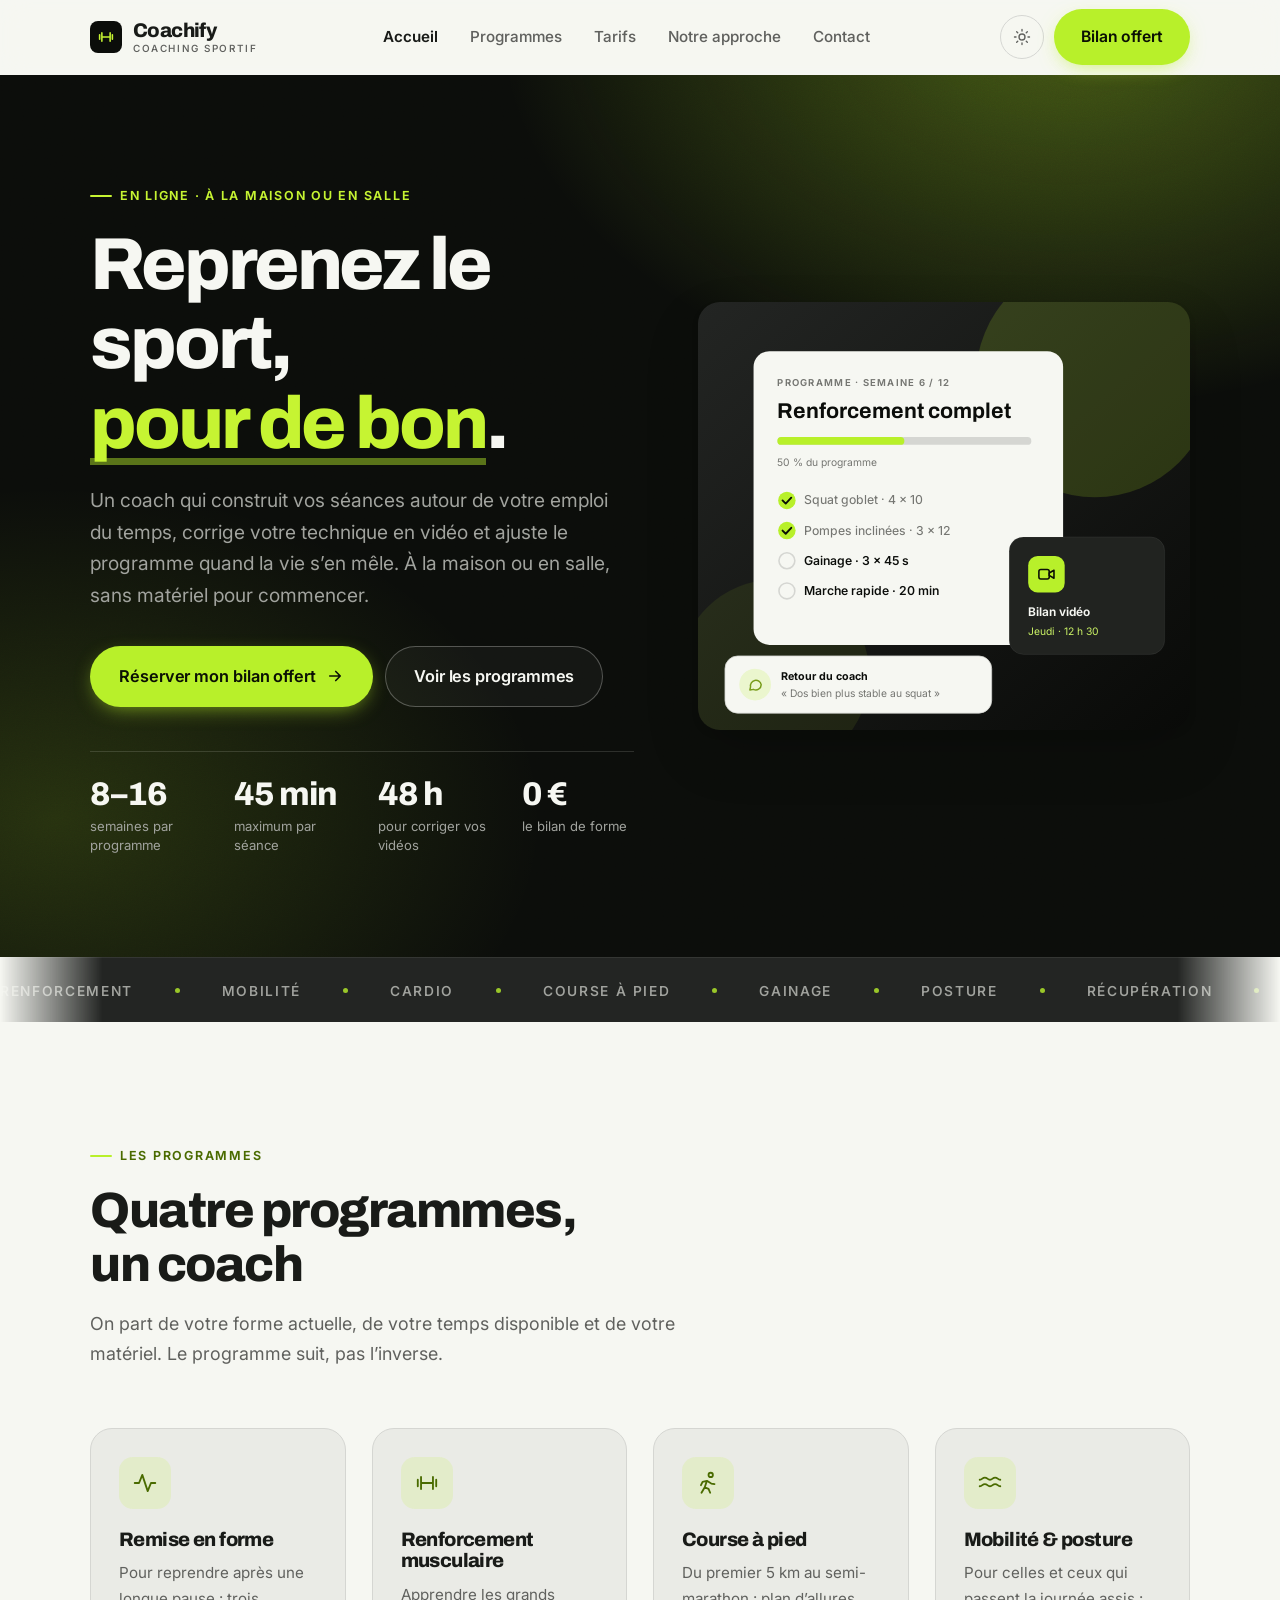
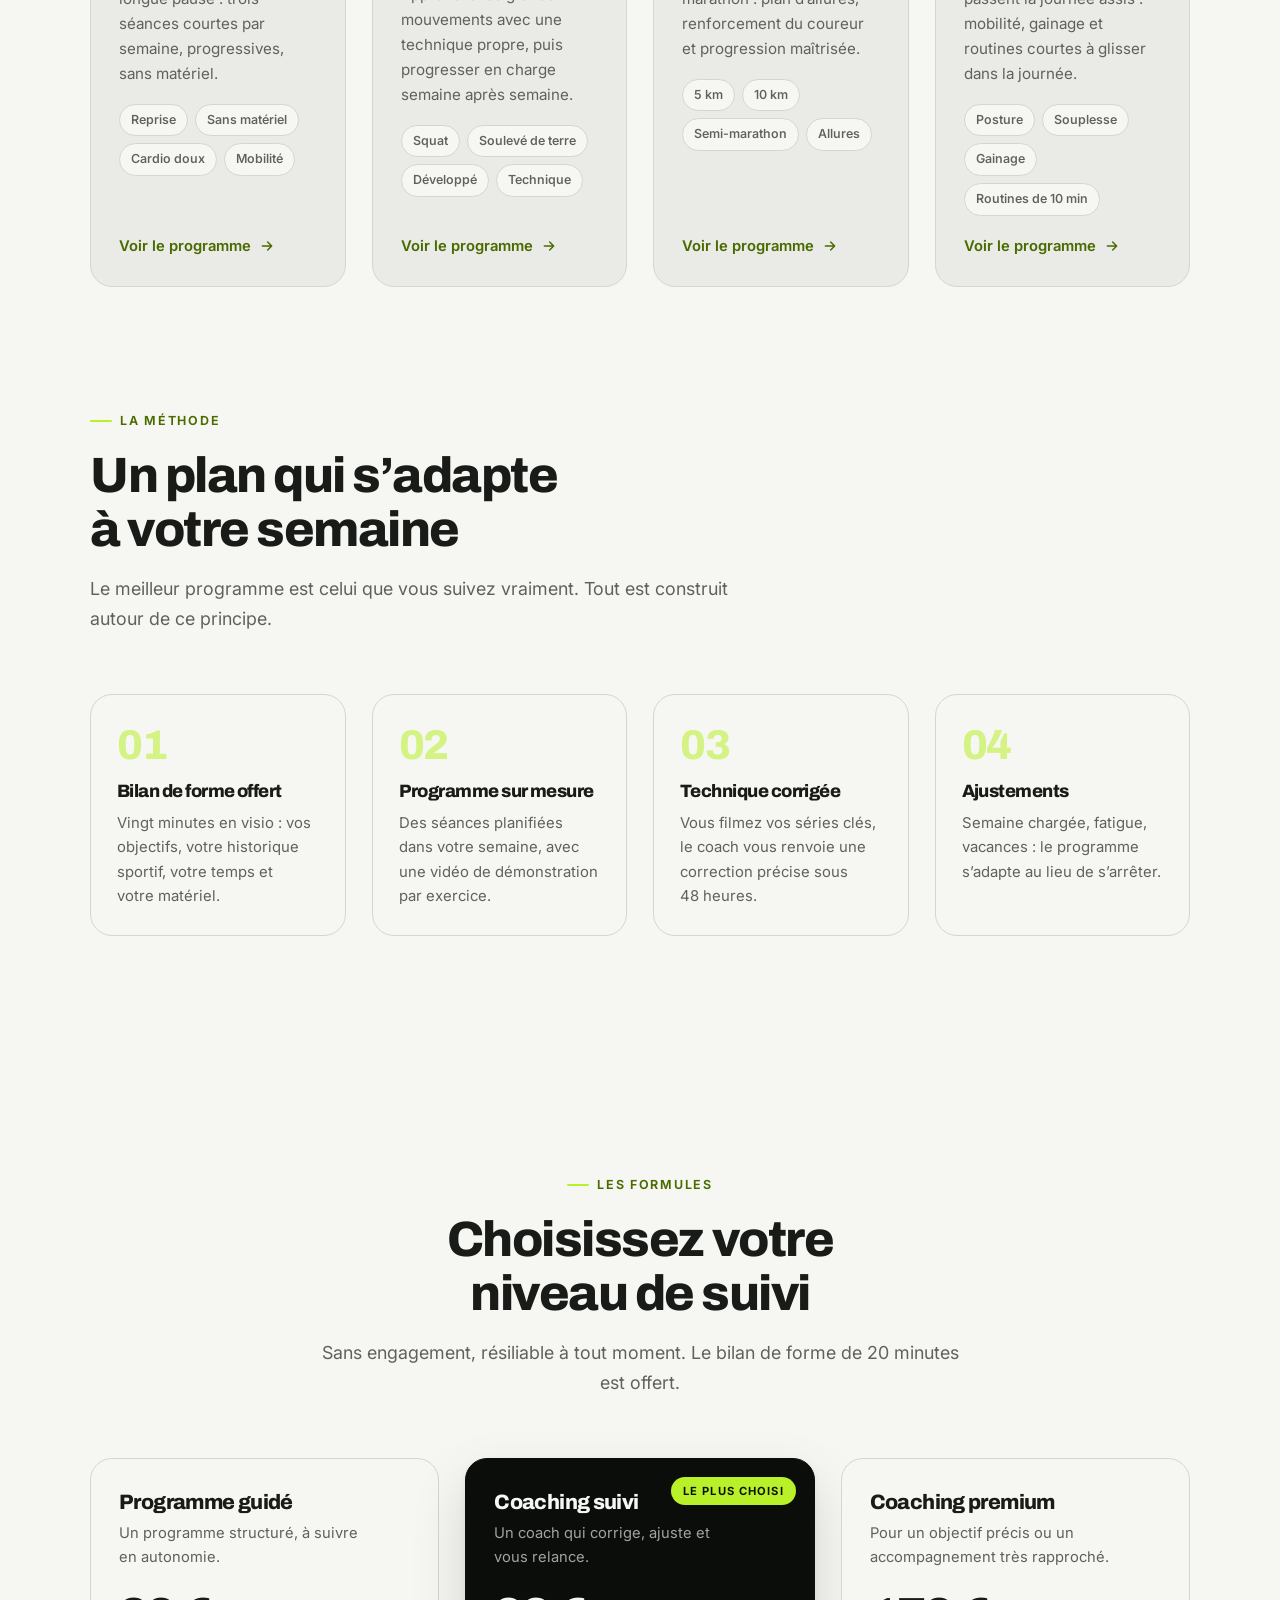
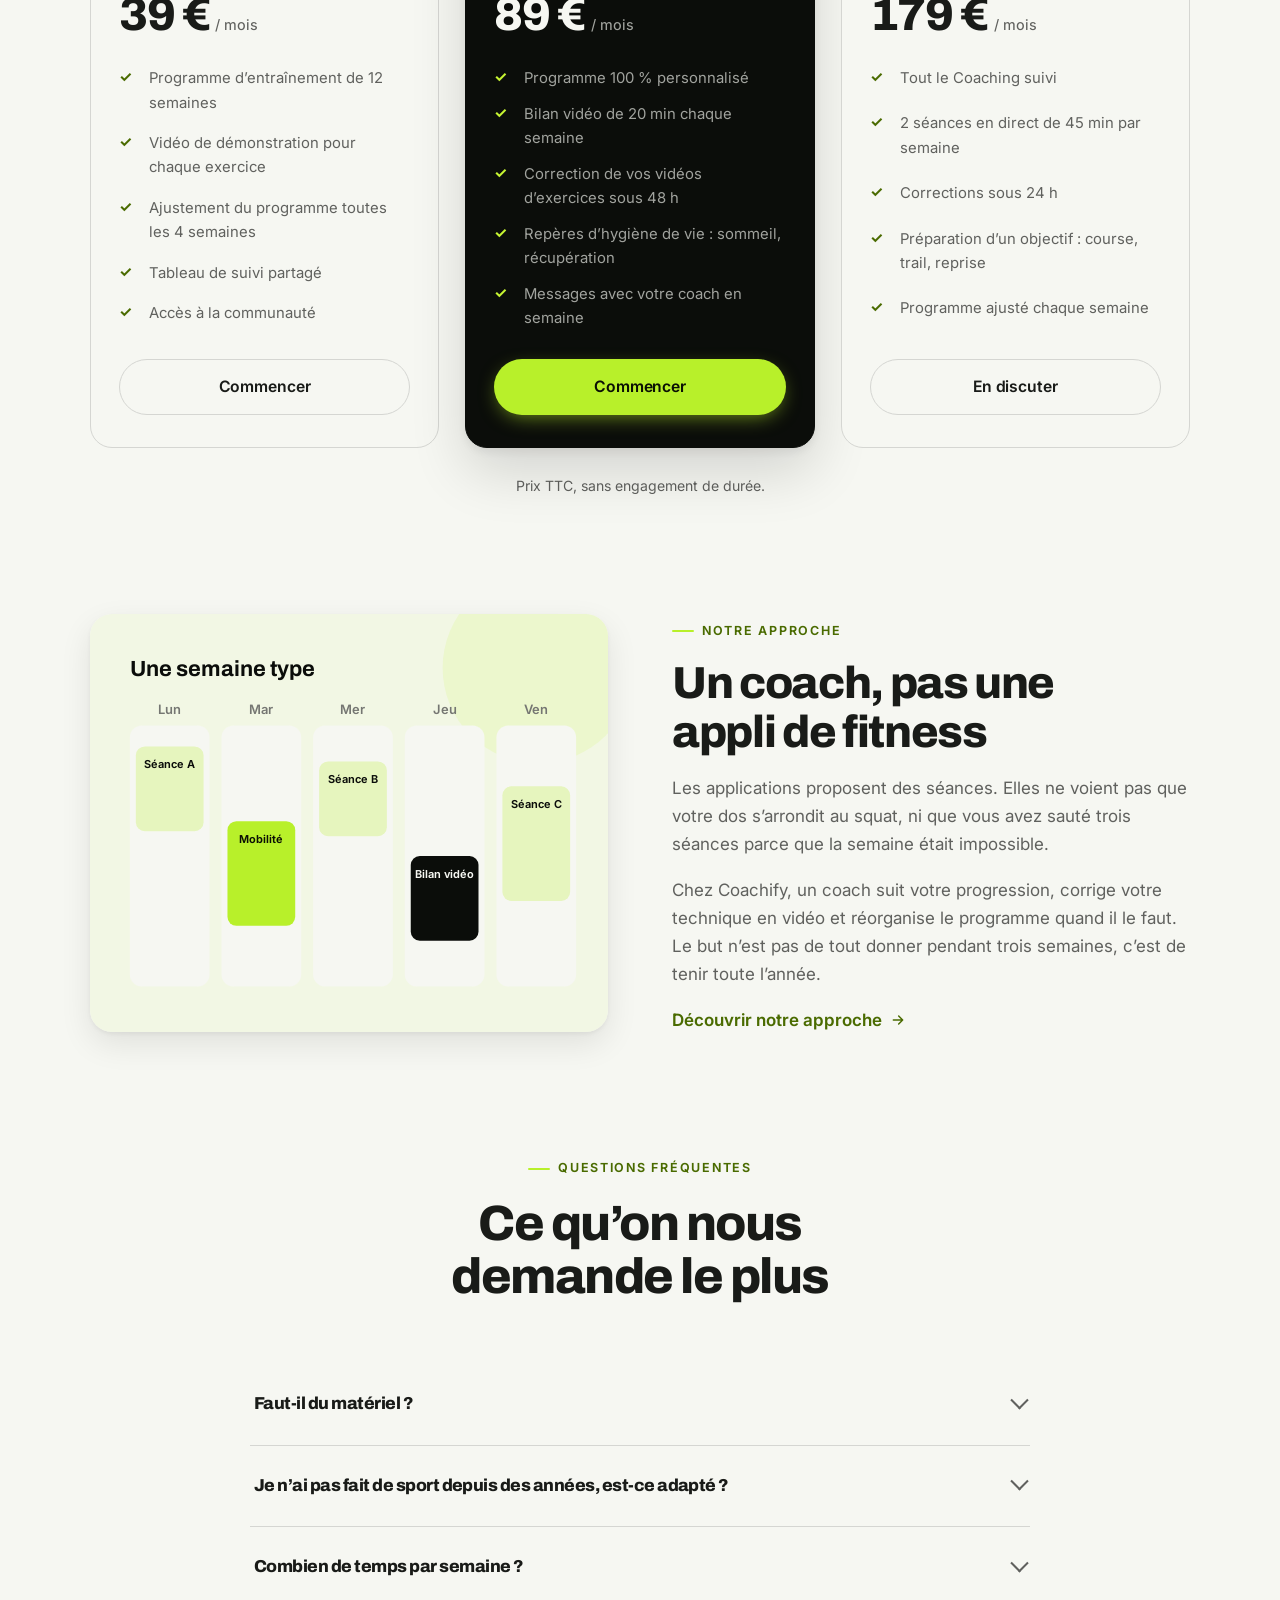
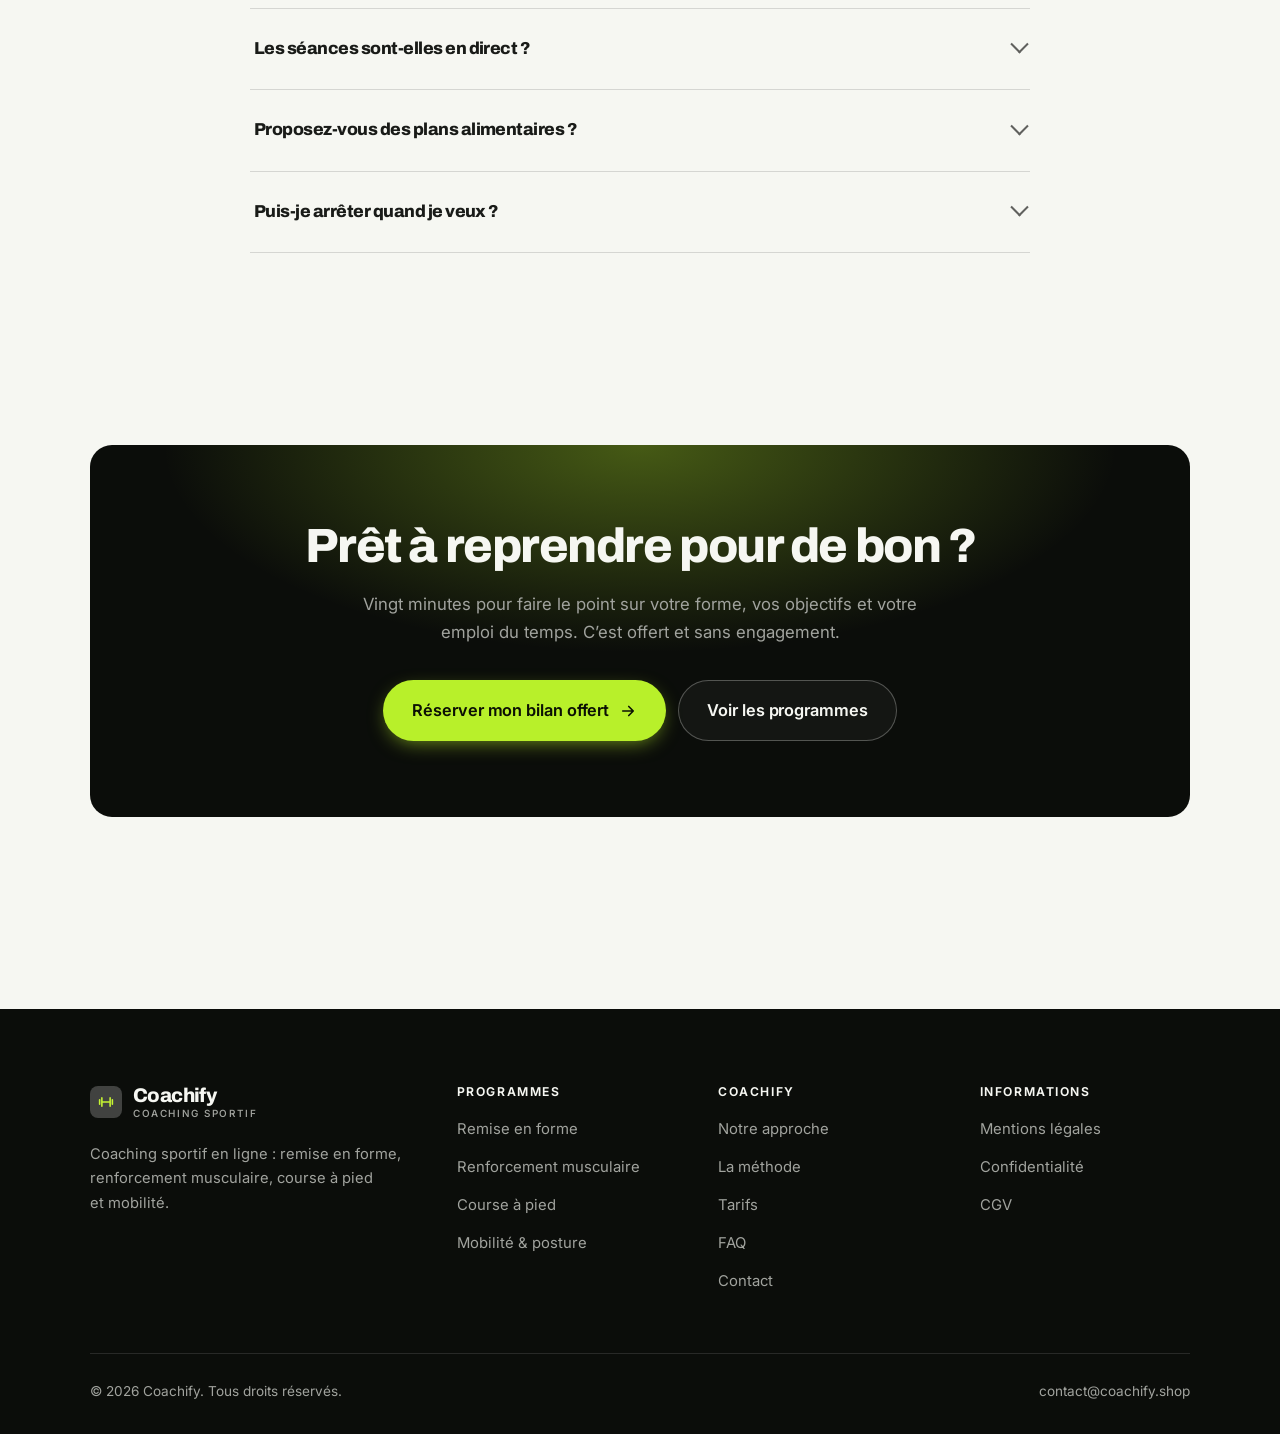
<file: index.html>
<!DOCTYPE html>
<html lang="fr" class="no-js">
<head>
<meta charset="utf-8">
<meta name="viewport" content="width=device-width, initial-scale=1">
<title>Coachify — Coaching sportif en ligne : reprenez le sport pour de bon</title>
<meta name="description" content="Coaching sportif en ligne : remise en forme, renforcement musculaire, course à pied et mobilité. Programme sur mesure, technique corrigée en vidéo, bilan de forme offert.">
<link rel="canonical" href="https://coachify.shop/">

<meta property="og:type" content="website">
<meta property="og:url" content="https://coachify.shop/">
<meta property="og:site_name" content="Coachify">
<meta property="og:locale" content="fr_FR">
<meta property="og:title" content="Coachify — Coaching sportif en ligne : reprenez le sport pour de bon">
<meta property="og:description" content="Coaching sportif en ligne : remise en forme, renforcement musculaire, course à pied et mobilité. Programme sur mesure, technique corrigée en vidéo, bilan de forme offert.">
<meta name="theme-color" content="#0b0d0a">

<link rel="icon" href="assets/img/favicon.svg" type="image/svg+xml">
<link rel="preconnect" href="https://fonts.googleapis.com">
<link rel="preconnect" href="https://fonts.gstatic.com" crossorigin>
<link rel="stylesheet" href="https://fonts.googleapis.com/css2?family=Archivo:wght@400..900&family=Inter:wght@400..700&display=swap">
<link rel="stylesheet" href="assets/css/style.css">

<!-- Thème appliqué avant le premier rendu (évite le flash) -->
<script>
document.documentElement.classList.remove('no-js');
(function(){try{var t=localStorage.getItem('site-theme');if(t){document.documentElement.setAttribute('data-theme',t);}}catch(e){}})();
</script>
<script type="application/ld+json">
{
  "@context": "https://schema.org",
  "@type": "Organization",
  "name": "Coachify",
  "url": "https://coachify.shop/",
  "email": "contact@coachify.shop",
  "description": "Coaching sportif en ligne : remise en forme, renforcement musculaire, course à pied et mobilité. Programme sur mesure, technique corrigée en vidéo, bilan de forme offert.",
  "areaServed": "FR",
  "knowsLanguage": "fr"
}
</script>
</head>

<body>
<a class="skip-link" href="#main">Aller au contenu principal</a>

<header class="site-header">
  <nav class="wrap nav" aria-label="Navigation principale">
    <a class="brand" href="index.html">
      <svg class="brand__mark" viewBox="0 0 64 64" aria-hidden="true">
        <rect class="bm-bg" width="64" height="64" rx="16"/>
        <g class="bm-ic" transform="translate(14 14) scale(1.5)" fill="none" stroke-width="2.1" stroke-linecap="round" stroke-linejoin="round"><path d="M6.5 6.5v11M17.5 6.5v11M3.5 9v6M20.5 9v6M6.5 12h11"/></g>
      </svg>
      <span>Coachify<span class="brand__sub">Coaching sportif</span></span>
    </a>

    <ul class="nav__links" id="nav-links">
      <li><a href="index.html" aria-current="page">Accueil</a></li>
      <li><a href="programmes.html">Programmes</a></li>
      <li><a href="index.html#tarifs">Tarifs</a></li>
      <li><a href="a-propos.html">Notre approche</a></li>
      <li><a href="contact.html">Contact</a></li>
      <li><a class="btn btn--primary" href="contact.html">Bilan offert</a></li>
    </ul>

    <div class="nav__cta">
      <button class="theme-toggle" type="button" aria-label="Passer en thème sombre">
        <svg class="icon-sun" viewBox="0 0 24 24" fill="none" stroke="currentColor" stroke-width="1.8" stroke-linecap="round" aria-hidden="true"><circle cx="12" cy="12" r="4"/><path d="M12 2v2m0 16v2M2 12h2m16 0h2M4.9 4.9l1.4 1.4m11.4 11.4 1.4 1.4M19.1 4.9l-1.4 1.4M6.3 17.7l-1.4 1.4"/></svg>
        <svg class="icon-moon" viewBox="0 0 24 24" fill="none" stroke="currentColor" stroke-width="1.8" stroke-linecap="round" stroke-linejoin="round" aria-hidden="true"><path d="M21 12.8A9 9 0 1 1 11.2 3a7 7 0 0 0 9.8 9.8z"/></svg>
      </button>
      <a class="btn btn--primary" href="contact.html">Bilan offert</a>
      <button class="nav__toggle" type="button" aria-expanded="false" aria-controls="nav-links" aria-label="Ouvrir le menu">
        <svg class="icon-open" viewBox="0 0 24 24" fill="none" stroke="currentColor" stroke-width="2" stroke-linecap="round" aria-hidden="true"><path d="M3 6h18M3 12h18M3 18h18"/></svg>
        <svg class="icon-close" viewBox="0 0 24 24" fill="none" stroke="currentColor" stroke-width="2" stroke-linecap="round" aria-hidden="true"><path d="M6 6l12 12M18 6L6 18"/></svg>
      </button>
    </div>
  </nav>
</header>

<main id="main">

<section class="hero">
  <div class="wrap hero__inner">
    <div>
      <span class="eyebrow hero__eyebrow">En ligne · À la maison ou en salle</span>
      <h1>Reprenez le sport,<br> <em>pour de bon</em>.</h1>
      <p class="hero__lede">Un coach qui construit vos séances autour de votre emploi du temps, corrige votre technique en vidéo et ajuste le programme quand la vie s’en mêle. À la maison ou en salle, sans matériel pour commencer.</p>

      <div class="hero__actions">
        <a class="btn btn--primary btn--lg" href="contact.html">Réserver mon bilan offert <svg viewBox="0 0 24 24" fill="none" stroke="currentColor" stroke-width="2.2" stroke-linecap="round" stroke-linejoin="round" aria-hidden="true"><path d="M5 12h14M13 6l6 6-6 6"/></svg></a>
        <a class="btn btn--on-dark btn--lg" href="programmes.html">Voir les programmes</a>
      </div>

      <ul class="hero__proof">
        <li><span class="stat__num">8–16</span><span class="stat__label">semaines par programme</span></li>
        <li><span class="stat__num">45 min</span><span class="stat__label">maximum par séance</span></li>
        <li><span class="stat__num">48 h</span><span class="stat__label">pour corriger vos vidéos</span></li>
        <li><span class="stat__num">0 €</span><span class="stat__label">le bilan de forme</span></li>
      </ul>
    </div>

    <div class="hero__art">
      <svg viewBox="0 0 620 540" role="img" aria-label="Aperçu d’une séance de renforcement en semaine 6 sur 12 : exercices du jour, prochain bilan vidéo et retour du coach.">
        <defs>
          <linearGradient id="hbg" x1="0" y1="0" x2="1" y2="1">
            <stop offset="0" stop-color="#232523"/><stop offset="1" stop-color="#090a08"/>
          </linearGradient>
        </defs>
        <rect width="620" height="540" rx="22" fill="url(#hbg)"/>
        <circle cx="500" cy="96" r="150" fill="#b8f02a" opacity=".16"/>
        <circle cx="96" cy="470" r="120" fill="#b8f02a" opacity=".08"/>

        <g style="font-family: var(--font-body)">
          <!-- Carte programme -->
          <rect x="70" y="62" width="390" height="370" rx="20" fill="#f6f7f2"/>
          <text x="100" y="106" font-size="12" font-weight="650" letter-spacing="1.6" fill="#757672">PROGRAMME · SEMAINE 6 / 12</text>
          <text x="100" y="146" font-size="27" font-weight="700" fill="#0b0d0a" style="font-family: var(--font-display)">Renforcement complet</text>
          <rect x="100" y="170" width="320" height="10" rx="5" fill="#d5d6d2"/>
          <rect x="100" y="170" width="160" height="10" rx="5" fill="#b8f02a"/>
          <text x="100" y="206" font-size="13" fill="#757672">50 % du programme</text>
          <circle cx="112" cy="250" r="11" fill="#b8f02a"/><path d="M106.5 250l4 4 7-7.5" fill="none" stroke="#0b1004" stroke-width="2.4" stroke-linecap="round" stroke-linejoin="round"/><text x="134" y="255" font-size="15.5" fill="#757672" font-weight="450">Squat goblet · 4 × 10</text>
          <circle cx="112" cy="288" r="11" fill="#b8f02a"/><path d="M106.5 288l4 4 7-7.5" fill="none" stroke="#0b1004" stroke-width="2.4" stroke-linecap="round" stroke-linejoin="round"/><text x="134" y="293" font-size="15.5" fill="#757672" font-weight="450">Pompes inclinées · 3 × 12</text>
          <circle cx="112" cy="326" r="10" fill="none" stroke="#d5d6d2" stroke-width="2"/><text x="134" y="331" font-size="15.5" fill="#0b0d0a" font-weight="560">Gainage · 3 × 45 s</text>
          <circle cx="112" cy="364" r="10" fill="none" stroke="#d5d6d2" stroke-width="2"/><text x="134" y="369" font-size="15.5" fill="#0b0d0a" font-weight="560">Marche rapide · 20 min</text>

          <!-- Carte séance -->
          <rect x="392" y="296" width="196" height="148" rx="18" fill="#212320" stroke="#ffffff" stroke-opacity=".08"/>
          <rect x="416" y="320" width="46" height="46" rx="12" fill="#b8f02a"/>
          <g transform="translate(427 331)" fill="none" stroke="#0b1004" color="#0b1004" stroke-width="2" stroke-linecap="round" stroke-linejoin="round"><rect x="2.5" y="6" width="13" height="12" rx="2.5"/><path d="M15.5 10.5 21.5 7v10l-6-3.5z"/></g>
          <text x="416" y="396" font-size="15" font-weight="650" fill="#f6f7f2">Bilan vidéo</text>
          <text x="416" y="420" font-size="13" fill="#ccf466">Jeudi · 12 h 30</text>

          <!-- Retour du coach -->
          <rect x="34" y="446" width="336" height="72" rx="16" fill="#f6f7f2" stroke="#d5d6d2"/>
          <circle cx="72" cy="482" r="20" fill="#ebf6ce"/>
          <g transform="translate(62 472) scale(.84)" fill="none" stroke="#789c1b" stroke-width="2.2" stroke-linecap="round" stroke-linejoin="round"><path d="M21 12a8 8 0 0 1-11.6 7.1L4 20l1-4.6A8 8 0 1 1 21 12z"/></g>
          <text x="104" y="476" font-size="13.5" font-weight="700" fill="#0b0d0a">Retour du coach</text>
          <text x="104" y="498" font-size="13" fill="#757672">« Dos bien plus stable au squat »</text>
        </g>
      </svg>
    </div>
  </div>
</section>

<div class="marquee" aria-hidden="true">
  <div class="marquee__track"><span>Renforcement</span><span>Mobilité</span><span>Cardio</span><span>Course à pied</span><span>Gainage</span><span>Posture</span><span>Récupération</span><span>Prise de muscle</span><span>Reprise du sport</span><span>Souplesse</span><span>Renforcement</span><span>Mobilité</span><span>Cardio</span><span>Course à pied</span><span>Gainage</span><span>Posture</span><span>Récupération</span><span>Prise de muscle</span><span>Reprise du sport</span><span>Souplesse</span></div>
</div>

<section class="section wrap" id="programmes">
  <div class="section-head reveal">
    <span class="eyebrow">Les programmes</span>
    <h2>Quatre programmes, un coach</h2>
    <p>On part de votre forme actuelle, de votre temps disponible et de votre matériel. Le programme suit, pas l’inverse.</p>
  </div>
  <div class="grid grid--4 reveal-group">
    <a class="card" href="programmes.html#remise-en-forme">
      <div class="card__icon"><svg viewBox="0 0 24 24" fill="none" stroke="currentColor" stroke-width="1.7" stroke-linecap="round" stroke-linejoin="round" aria-hidden="true"><path d="M2.5 12h4l3-7.5 5 15 3-7.5h4"/></svg></div>
      <h3>Remise en forme</h3>
      <p>Pour reprendre après une longue pause : trois séances courtes par semaine, progressives, sans matériel.</p>
      <ul class="tags"><li>Reprise</li><li>Sans matériel</li><li>Cardio doux</li><li>Mobilité</li></ul>
      <span class="arrow-link">Voir le programme <svg viewBox="0 0 24 24" fill="none" stroke="currentColor" stroke-width="2.2" stroke-linecap="round" stroke-linejoin="round" aria-hidden="true"><path d="M5 12h14M13 6l6 6-6 6"/></svg></span>
    </a>
    <a class="card" href="programmes.html#renforcement">
      <div class="card__icon"><svg viewBox="0 0 24 24" fill="none" stroke="currentColor" stroke-width="1.7" stroke-linecap="round" stroke-linejoin="round" aria-hidden="true"><path d="M6.5 6.5v11M17.5 6.5v11M3.5 9v6M20.5 9v6M6.5 12h11"/></svg></div>
      <h3>Renforcement musculaire</h3>
      <p>Apprendre les grands mouvements avec une technique propre, puis progresser en charge semaine après semaine.</p>
      <ul class="tags"><li>Squat</li><li>Soulevé de terre</li><li>Développé</li><li>Technique</li></ul>
      <span class="arrow-link">Voir le programme <svg viewBox="0 0 24 24" fill="none" stroke="currentColor" stroke-width="2.2" stroke-linecap="round" stroke-linejoin="round" aria-hidden="true"><path d="M5 12h14M13 6l6 6-6 6"/></svg></span>
    </a>
    <a class="card" href="programmes.html#course">
      <div class="card__icon"><svg viewBox="0 0 24 24" fill="none" stroke="currentColor" stroke-width="1.7" stroke-linecap="round" stroke-linejoin="round" aria-hidden="true"><circle cx="14.5" cy="4.5" r="2"/><path d="M6 21l3-5 3.5 1.5L14 21M9 16l2-6 4 2.5 3 .5M11 10l-4 1-1.5 3"/></svg></div>
      <h3>Course à pied</h3>
      <p>Du premier 5 km au semi-marathon : plan d’allures, renforcement du coureur et progression maîtrisée.</p>
      <ul class="tags"><li>5 km</li><li>10 km</li><li>Semi-marathon</li><li>Allures</li></ul>
      <span class="arrow-link">Voir le programme <svg viewBox="0 0 24 24" fill="none" stroke="currentColor" stroke-width="2.2" stroke-linecap="round" stroke-linejoin="round" aria-hidden="true"><path d="M5 12h14M13 6l6 6-6 6"/></svg></span>
    </a>
    <a class="card" href="programmes.html#mobilite">
      <div class="card__icon"><svg viewBox="0 0 24 24" fill="none" stroke="currentColor" stroke-width="1.7" stroke-linecap="round" stroke-linejoin="round" aria-hidden="true"><path d="M2.5 9c2.4 0 2.4-2 4.75-2s2.4 2 4.75 2 2.4-2 4.75-2 2.4 2 4.75 2M2.5 15c2.4 0 2.4-2 4.75-2s2.4 2 4.75 2 2.4-2 4.75-2 2.4 2 4.75 2"/></svg></div>
      <h3>Mobilité &amp; posture</h3>
      <p>Pour celles et ceux qui passent la journée assis : mobilité, gainage et routines courtes à glisser dans la journée.</p>
      <ul class="tags"><li>Posture</li><li>Souplesse</li><li>Gainage</li><li>Routines de 10 min</li></ul>
      <span class="arrow-link">Voir le programme <svg viewBox="0 0 24 24" fill="none" stroke="currentColor" stroke-width="2.2" stroke-linecap="round" stroke-linejoin="round" aria-hidden="true"><path d="M5 12h14M13 6l6 6-6 6"/></svg></span>
    </a>
  </div>
</section>

<section class="section section--flush wrap" id="methode">
  <div class="section-head reveal">
    <span class="eyebrow">La méthode</span>
    <h2>Un plan qui s’adapte à votre semaine</h2>
    <p>Le meilleur programme est celui que vous suivez vraiment. Tout est construit autour de ce principe.</p>
  </div>
  <div class="grid grid--4 steps reveal-group">
    <article class="step">
      <h3>Bilan de forme offert</h3>
      <p>Vingt minutes en visio : vos objectifs, votre historique sportif, votre temps et votre matériel.</p>
    </article>
    <article class="step">
      <h3>Programme sur mesure</h3>
      <p>Des séances planifiées dans votre semaine, avec une vidéo de démonstration par exercice.</p>
    </article>
    <article class="step">
      <h3>Technique corrigée</h3>
      <p>Vous filmez vos séries clés, le coach vous renvoie une correction précise sous 48 heures.</p>
    </article>
    <article class="step">
      <h3>Ajustements</h3>
      <p>Semaine chargée, fatigue, vacances : le programme s’adapte au lieu de s’arrêter.</p>
    </article>
  </div>
</section>

<section class="section wrap" id="tarifs">
  <div class="section-head section-head--center reveal">
    <span class="eyebrow">Les formules</span>
    <h2>Choisissez votre niveau de suivi</h2>
    <p>Sans engagement, résiliable à tout moment. Le bilan de forme de 20 minutes est offert.</p>
  </div>
  <div class="grid grid--3 plans reveal-group">
    <article class="plan">
      
      <h3>Programme guidé</h3>
      <p class="plan__desc">Un programme structuré, à suivre en autonomie.</p>
      <p class="plan__price">39 €<span class="plan__period">/ mois</span></p>
      <ul class="plan__features">
        <li>Programme d’entraînement de 12 semaines</li>
        <li>Vidéo de démonstration pour chaque exercice</li>
        <li>Ajustement du programme toutes les 4 semaines</li>
        <li>Tableau de suivi partagé</li>
        <li>Accès à la communauté</li>
      </ul>
      <a class="btn btn--ghost btn--block" href="contact.html">Commencer</a>
    </article>
    <article class="plan plan--featured">
      <span class="plan__tag">Le plus choisi</span>
      <h3>Coaching suivi</h3>
      <p class="plan__desc">Un coach qui corrige, ajuste et vous relance.</p>
      <p class="plan__price">89 €<span class="plan__period">/ mois</span></p>
      <ul class="plan__features">
        <li>Programme 100 % personnalisé</li>
        <li>Bilan vidéo de 20 min chaque semaine</li>
        <li>Correction de vos vidéos d’exercices sous 48 h</li>
        <li>Repères d’hygiène de vie : sommeil, récupération</li>
        <li>Messages avec votre coach en semaine</li>
      </ul>
      <a class="btn btn--primary btn--block" href="contact.html">Commencer</a>
    </article>
    <article class="plan">
      
      <h3>Coaching premium</h3>
      <p class="plan__desc">Pour un objectif précis ou un accompagnement très rapproché.</p>
      <p class="plan__price">179 €<span class="plan__period">/ mois</span></p>
      <ul class="plan__features">
        <li>Tout le Coaching suivi</li>
        <li>2 séances en direct de 45 min par semaine</li>
        <li>Corrections sous 24 h</li>
        <li>Préparation d’un objectif : course, trail, reprise</li>
        <li>Programme ajusté chaque semaine</li>
      </ul>
      <a class="btn btn--ghost btn--block" href="contact.html">En discuter</a>
    </article>
  </div>
  <p class="plans-note">Prix TTC, sans engagement de durée.</p>
</section>

<section class="section section--flush wrap">
  <div class="split reveal">
    <div class="split__art">
      <svg viewBox="0 0 520 420" role="img" aria-label="Exemple de semaine type : Séance A, Mobilité, Séance B, Bilan vidéo, Séance C.">
        <rect width="520" height="420" rx="20" fill="#f2f7e4"/>
        <circle cx="450" cy="54" r="96" fill="#b8f02a" opacity=".12"/>
        <g style="font-family: var(--font-body)">
        <text x="40" y="62" font-size="22" font-weight="700" fill="#0b0d0a" style="font-family: var(--font-display)">Une semaine type</text>
        <text x="80" y="100" text-anchor="middle" font-size="13" font-weight="600" fill="#757672">Lun</text>
        <rect x="40" y="112" width="80" height="262" rx="12" fill="#f6f7f2"/>
        <rect x="46" y="133" width="68" height="85" rx="9" fill="#e6f5be"/>
        <text x="80" y="155" text-anchor="middle" font-size="11" font-weight="650" fill="#0b0d0a">Séance A</text>
        <text x="172" y="100" text-anchor="middle" font-size="13" font-weight="600" fill="#757672">Mar</text>
        <rect x="132" y="112" width="80" height="262" rx="12" fill="#f6f7f2"/>
        <rect x="138" y="208" width="68" height="105" rx="9" fill="#b8f02a"/>
        <text x="172" y="230" text-anchor="middle" font-size="11" font-weight="650" fill="#0b1004">Mobilité</text>
        <text x="264" y="100" text-anchor="middle" font-size="13" font-weight="600" fill="#757672">Mer</text>
        <rect x="224" y="112" width="80" height="262" rx="12" fill="#f6f7f2"/>
        <rect x="230" y="148" width="68" height="75" rx="9" fill="#e6f5be"/>
        <text x="264" y="170" text-anchor="middle" font-size="11" font-weight="650" fill="#0b0d0a">Séance B</text>
        <text x="356" y="100" text-anchor="middle" font-size="13" font-weight="600" fill="#757672">Jeu</text>
        <rect x="316" y="112" width="80" height="262" rx="12" fill="#f6f7f2"/>
        <rect x="322" y="243" width="68" height="85" rx="9" fill="#0b0d0a"/>
        <text x="356" y="265" text-anchor="middle" font-size="11" font-weight="650" fill="#f6f7f2">Bilan vidéo</text>
        <text x="448" y="100" text-anchor="middle" font-size="13" font-weight="600" fill="#757672">Ven</text>
        <rect x="408" y="112" width="80" height="262" rx="12" fill="#f6f7f2"/>
        <rect x="414" y="173" width="68" height="115" rx="9" fill="#e6f5be"/>
        <text x="448" y="195" text-anchor="middle" font-size="11" font-weight="650" fill="#0b0d0a">Séance C</text>
        </g>
      </svg>
    </div>
    <div>
      <span class="eyebrow">Notre approche</span>
      <h2>Un coach, pas une appli de fitness</h2>
      <p>Les applications proposent des séances. Elles ne voient pas que votre dos s’arrondit au squat, ni que vous avez sauté trois séances parce que la semaine était impossible.</p>
      <p>Chez Coachify, un coach suit votre progression, corrige votre technique en vidéo et réorganise le programme quand il le faut. Le but n’est pas de tout donner pendant trois semaines, c’est de tenir toute l’année.</p>
      <p><a class="arrow-link" href="a-propos.html">Découvrir notre approche <svg viewBox="0 0 24 24" fill="none" stroke="currentColor" stroke-width="2.2" stroke-linecap="round" stroke-linejoin="round" aria-hidden="true"><path d="M5 12h14M13 6l6 6-6 6"/></svg></a></p>
    </div>
  </div>
</section>

<section class="section section--flush wrap" id="faq">
  <div class="section-head section-head--center reveal">
    <span class="eyebrow">Questions fréquentes</span>
    <h2>Ce qu’on nous demande le plus</h2>
  </div>
  <div class="faq reveal">
    <details>
      <summary>Faut-il du matériel ?</summary>
      <p>Non pour commencer : les programmes Remise en forme et Mobilité se font sans matériel. Le Renforcement musculaire demande une salle ou quelques haltères, on en parle lors du bilan.</p>
    </details>
    <details>
      <summary>Je n’ai pas fait de sport depuis des années, est-ce adapté ?</summary>
      <p>Oui, c’est même le cas le plus fréquent. Le programme démarre volontairement bas. Si vous avez un problème de santé, demandez l’avis de votre médecin avant de reprendre.</p>
    </details>
    <details>
      <summary>Combien de temps par semaine ?</summary>
      <p>Entre 1 h 30 et 3 heures selon le programme, réparties en séances de 30 à 45 minutes.</p>
    </details>
    <details>
      <summary>Les séances sont-elles en direct ?</summary>
      <p>Les entraînements se font à votre rythme, guidés par les vidéos. Les bilans, et en formule premium deux séances par semaine, se font en direct en visio.</p>
    </details>
    <details>
      <summary>Proposez-vous des plans alimentaires ?</summary>
      <p>Non. Le coaching porte sur l’entraînement et donne des repères généraux d’hygiène de vie. Pour un suivi nutritionnel, adressez-vous à un diététicien.</p>
    </details>
    <details>
      <summary>Puis-je arrêter quand je veux ?</summary>
      <p>Oui. Aucune formule n’a d’engagement : vous résiliez à tout moment et l’accès reste ouvert jusqu’à la fin du mois déjà payé.</p>
    </details>
  </div>
</section>

<section class="wrap section--tight">
  <div class="cta-band reveal">
    <h2>Prêt à reprendre pour de bon ?</h2>
    <p>Vingt minutes pour faire le point sur votre forme, vos objectifs et votre emploi du temps. C’est offert et sans engagement.</p>
    <div class="hero__actions">
      <a class="btn btn--primary btn--lg" href="contact.html">Réserver mon bilan offert <svg viewBox="0 0 24 24" fill="none" stroke="currentColor" stroke-width="2.2" stroke-linecap="round" stroke-linejoin="round" aria-hidden="true"><path d="M5 12h14M13 6l6 6-6 6"/></svg></a>
      <a class="btn btn--on-dark btn--lg" href="programmes.html">Voir les programmes</a>
    </div>
  </div>
</section>

</main>

<footer class="site-footer">
  <div class="wrap">
    <div class="footer__grid">
      <div class="footer__brand">
        <a class="brand" href="index.html">
          <svg class="brand__mark" viewBox="0 0 64 64" aria-hidden="true">
        <rect class="bm-bg" width="64" height="64" rx="16"/>
        <g class="bm-ic" transform="translate(14 14) scale(1.5)" fill="none" stroke-width="2.1" stroke-linecap="round" stroke-linejoin="round"><path d="M6.5 6.5v11M17.5 6.5v11M3.5 9v6M20.5 9v6M6.5 12h11"/></g>
      </svg>
          <span>Coachify<span class="brand__sub">Coaching sportif</span></span>
        </a>
        <p>Coaching sportif en ligne : remise en forme, renforcement musculaire, course à pied et mobilité.</p>
      </div>

      <div class="footer__col">
        <h4>Programmes</h4>
        <ul>
          <li><a href="programmes.html#remise-en-forme">Remise en forme</a></li>
          <li><a href="programmes.html#renforcement">Renforcement musculaire</a></li>
          <li><a href="programmes.html#course">Course à pied</a></li>
          <li><a href="programmes.html#mobilite">Mobilité &amp; posture</a></li>
        </ul>
      </div>

      <div class="footer__col">
        <h4>Coachify</h4>
        <ul>
          <li><a href="a-propos.html">Notre approche</a></li>
          <li><a href="index.html#methode">La méthode</a></li>
          <li><a href="index.html#tarifs">Tarifs</a></li>
          <li><a href="index.html#faq">FAQ</a></li>
          <li><a href="contact.html">Contact</a></li>
        </ul>
      </div>

      <div class="footer__col">
        <h4>Informations</h4>
        <ul>
          <li><a href="mentions-legales.html">Mentions légales</a></li>
          <li><a href="mentions-legales.html#confidentialite">Confidentialité</a></li>
          <li><a href="mentions-legales.html#cgv">CGV</a></li>
        </ul>
      </div>
    </div>

    <div class="footer__bottom">
      <p>© <span data-year>2026</span> Coachify. Tous droits réservés.</p>
      <p><a href="mailto:contact@coachify.shop">contact@coachify.shop</a></p>
    </div>
  </div>
</footer>

<script src="assets/js/main.js" defer></script>
</body>
</html>
</file>
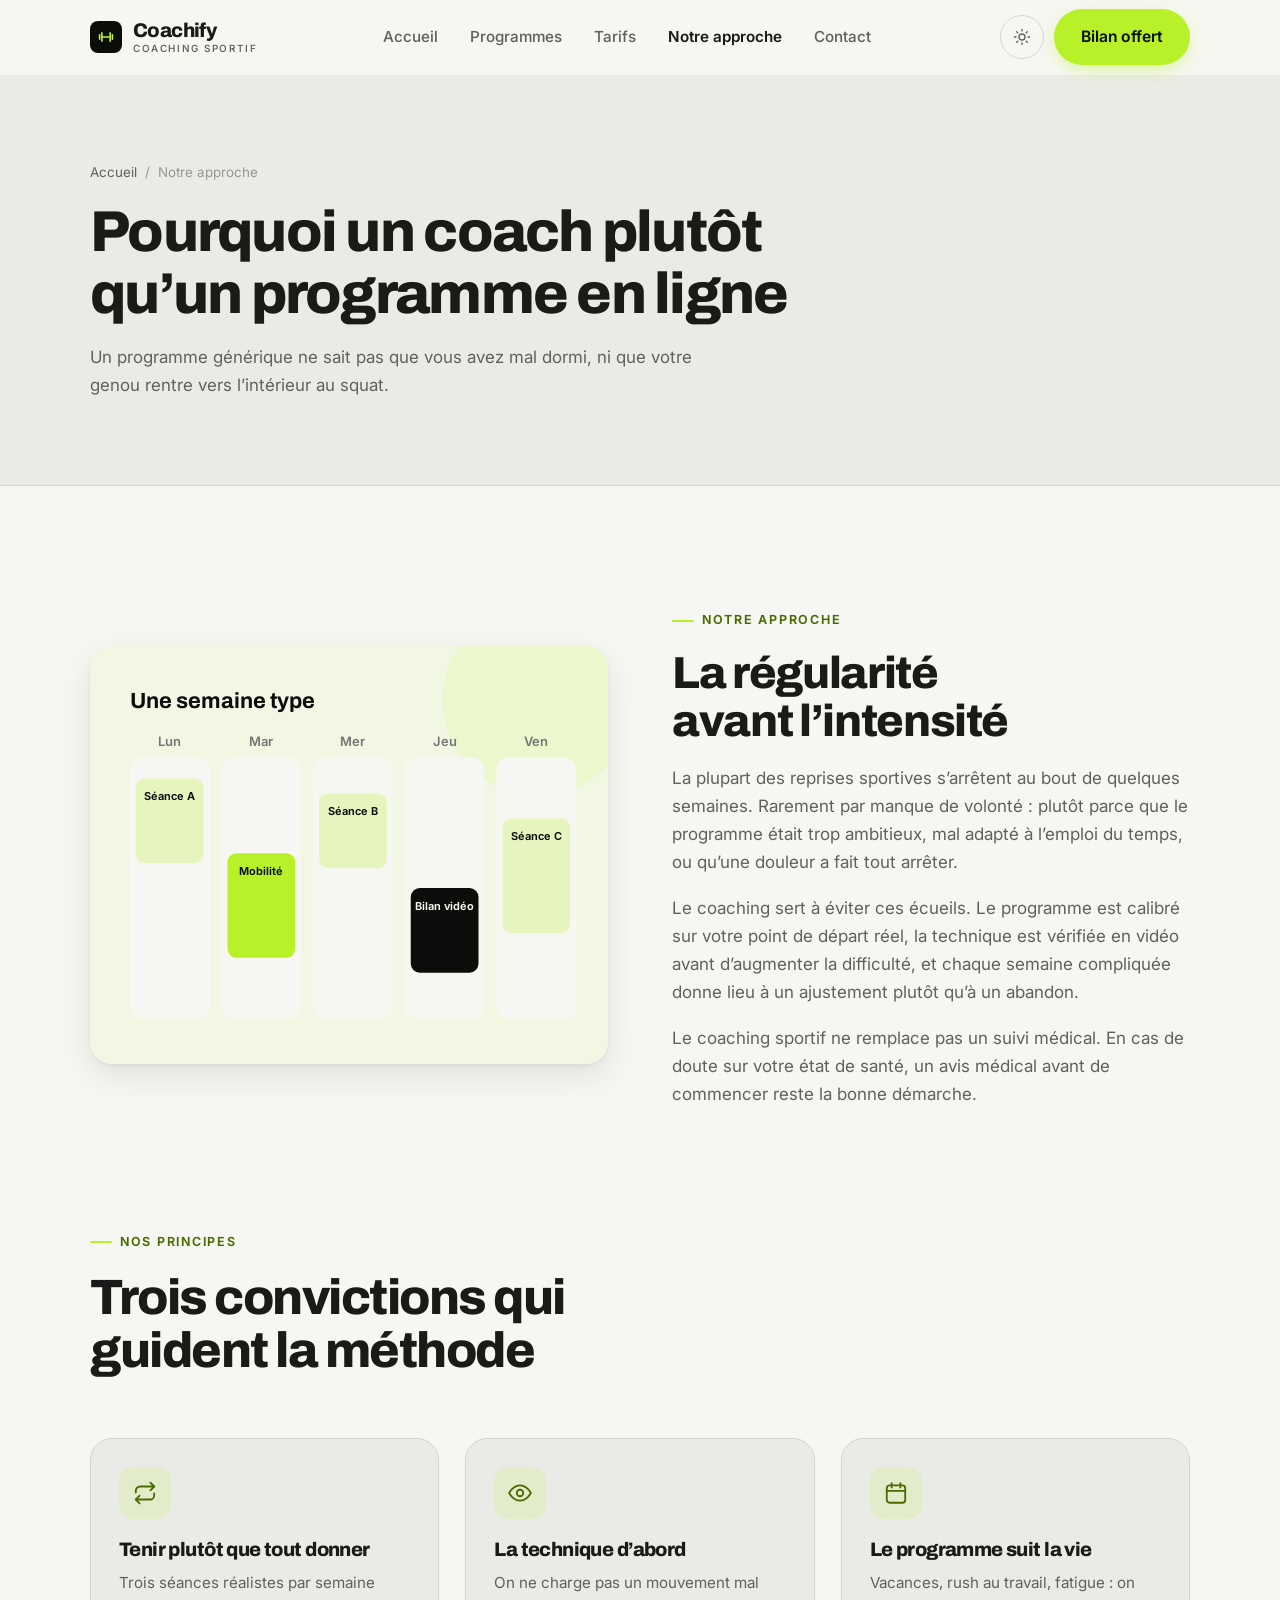
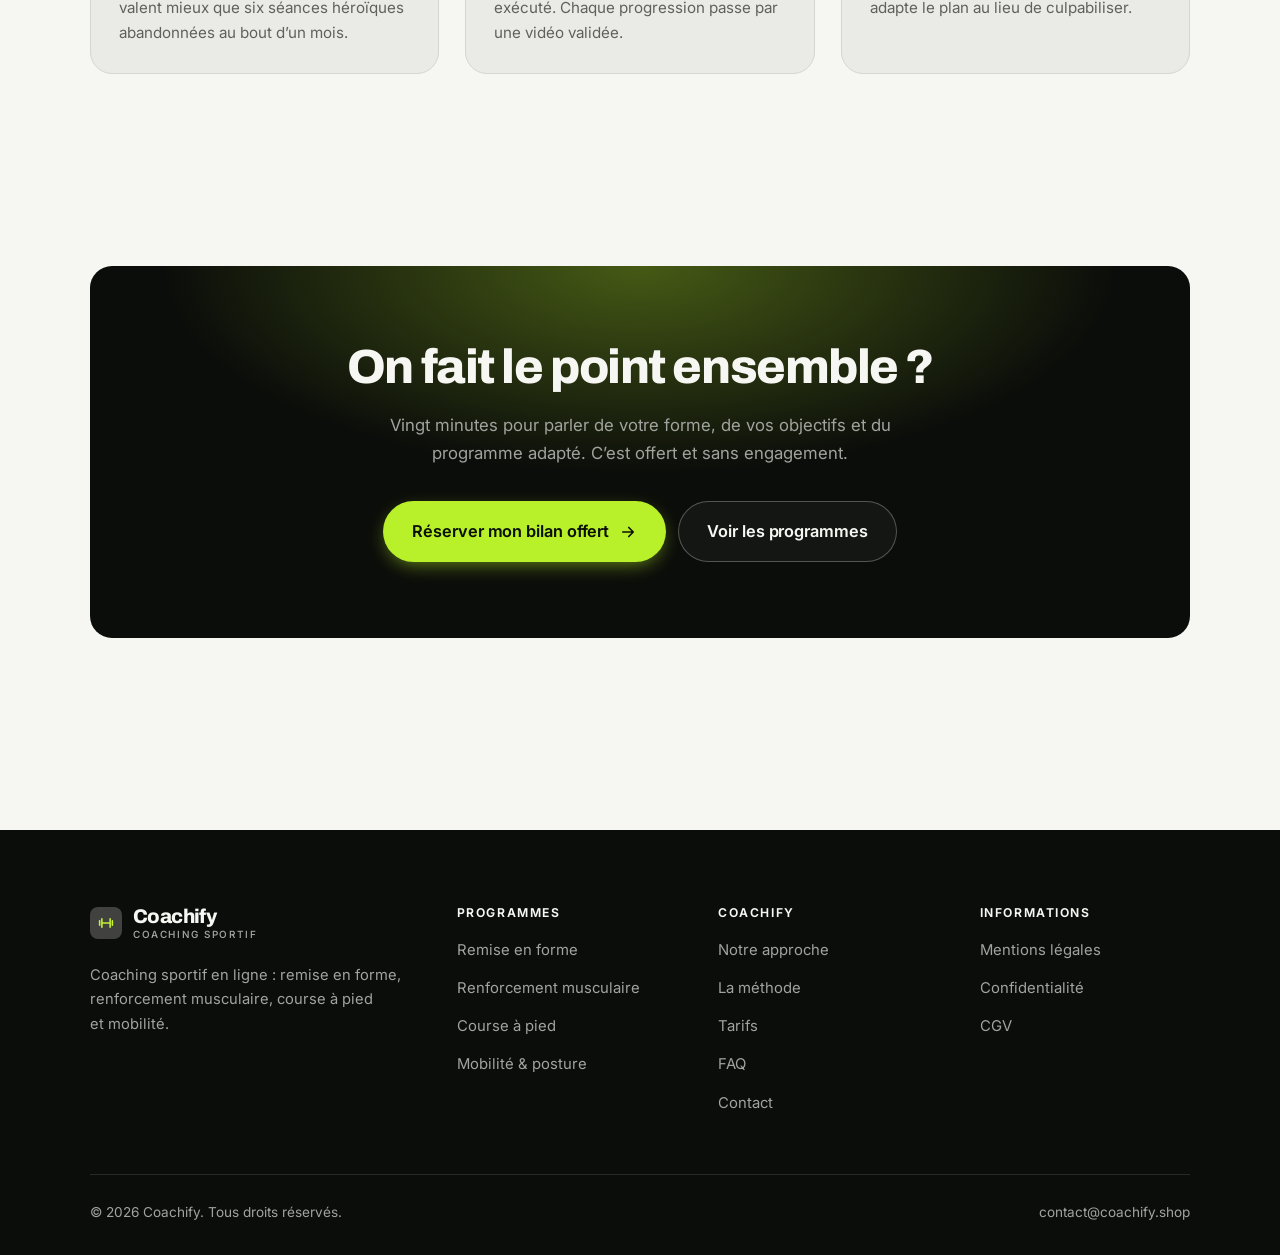
<file: a-propos.html>
<!DOCTYPE html>
<html lang="fr" class="no-js">
<head>
<meta charset="utf-8">
<meta name="viewport" content="width=device-width, initial-scale=1">
<title>Notre approche — Coachify</title>
<meta name="description" content="Pourquoi s’entraîner avec un coach plutôt qu’avec un programme générique, et les principes de la méthode Coachify.">
<link rel="canonical" href="https://coachify.shop/a-propos.html">

<meta property="og:type" content="website">
<meta property="og:url" content="https://coachify.shop/a-propos.html">
<meta property="og:site_name" content="Coachify">
<meta property="og:locale" content="fr_FR">
<meta property="og:title" content="Notre approche — Coachify">
<meta property="og:description" content="Pourquoi s’entraîner avec un coach plutôt qu’avec un programme générique, et les principes de la méthode Coachify.">
<meta name="theme-color" content="#0b0d0a">

<link rel="icon" href="assets/img/favicon.svg" type="image/svg+xml">
<link rel="preconnect" href="https://fonts.googleapis.com">
<link rel="preconnect" href="https://fonts.gstatic.com" crossorigin>
<link rel="stylesheet" href="https://fonts.googleapis.com/css2?family=Archivo:wght@400..900&family=Inter:wght@400..700&display=swap">
<link rel="stylesheet" href="assets/css/style.css">

<!-- Thème appliqué avant le premier rendu (évite le flash) -->
<script>
document.documentElement.classList.remove('no-js');
(function(){try{var t=localStorage.getItem('site-theme');if(t){document.documentElement.setAttribute('data-theme',t);}}catch(e){}})();
</script>
</head>

<body>
<a class="skip-link" href="#main">Aller au contenu principal</a>

<header class="site-header">
  <nav class="wrap nav" aria-label="Navigation principale">
    <a class="brand" href="index.html">
      <svg class="brand__mark" viewBox="0 0 64 64" aria-hidden="true">
        <rect class="bm-bg" width="64" height="64" rx="16"/>
        <g class="bm-ic" transform="translate(14 14) scale(1.5)" fill="none" stroke-width="2.1" stroke-linecap="round" stroke-linejoin="round"><path d="M6.5 6.5v11M17.5 6.5v11M3.5 9v6M20.5 9v6M6.5 12h11"/></g>
      </svg>
      <span>Coachify<span class="brand__sub">Coaching sportif</span></span>
    </a>

    <ul class="nav__links" id="nav-links">
      <li><a href="index.html">Accueil</a></li>
      <li><a href="programmes.html">Programmes</a></li>
      <li><a href="index.html#tarifs">Tarifs</a></li>
      <li><a href="a-propos.html" aria-current="page">Notre approche</a></li>
      <li><a href="contact.html">Contact</a></li>
      <li><a class="btn btn--primary" href="contact.html">Bilan offert</a></li>
    </ul>

    <div class="nav__cta">
      <button class="theme-toggle" type="button" aria-label="Passer en thème sombre">
        <svg class="icon-sun" viewBox="0 0 24 24" fill="none" stroke="currentColor" stroke-width="1.8" stroke-linecap="round" aria-hidden="true"><circle cx="12" cy="12" r="4"/><path d="M12 2v2m0 16v2M2 12h2m16 0h2M4.9 4.9l1.4 1.4m11.4 11.4 1.4 1.4M19.1 4.9l-1.4 1.4M6.3 17.7l-1.4 1.4"/></svg>
        <svg class="icon-moon" viewBox="0 0 24 24" fill="none" stroke="currentColor" stroke-width="1.8" stroke-linecap="round" stroke-linejoin="round" aria-hidden="true"><path d="M21 12.8A9 9 0 1 1 11.2 3a7 7 0 0 0 9.8 9.8z"/></svg>
      </button>
      <a class="btn btn--primary" href="contact.html">Bilan offert</a>
      <button class="nav__toggle" type="button" aria-expanded="false" aria-controls="nav-links" aria-label="Ouvrir le menu">
        <svg class="icon-open" viewBox="0 0 24 24" fill="none" stroke="currentColor" stroke-width="2" stroke-linecap="round" aria-hidden="true"><path d="M3 6h18M3 12h18M3 18h18"/></svg>
        <svg class="icon-close" viewBox="0 0 24 24" fill="none" stroke="currentColor" stroke-width="2" stroke-linecap="round" aria-hidden="true"><path d="M6 6l12 12M18 6L6 18"/></svg>
      </button>
    </div>
  </nav>
</header>

<main id="main">

<section class="page-head">
  <div class="wrap">
    <nav class="breadcrumb" aria-label="Fil d’Ariane">
      <a href="index.html">Accueil</a><span>/</span><span aria-current="page">Notre approche</span>
    </nav>
    <h1>Pourquoi un coach plutôt qu’un programme en ligne</h1>
    <p>Un programme générique ne sait pas que vous avez mal dormi, ni que votre genou rentre vers l’intérieur au squat.</p>
  </div>
</section>

<section class="section wrap">
  <div class="split reveal">
    <div class="split__art">
      <svg viewBox="0 0 520 420" role="img" aria-label="Exemple de semaine type : Séance A, Mobilité, Séance B, Bilan vidéo, Séance C.">
        <rect width="520" height="420" rx="20" fill="#f2f7e4"/>
        <circle cx="450" cy="54" r="96" fill="#b8f02a" opacity=".12"/>
        <g style="font-family: var(--font-body)">
        <text x="40" y="62" font-size="22" font-weight="700" fill="#0b0d0a" style="font-family: var(--font-display)">Une semaine type</text>
        <text x="80" y="100" text-anchor="middle" font-size="13" font-weight="600" fill="#757672">Lun</text>
        <rect x="40" y="112" width="80" height="262" rx="12" fill="#f6f7f2"/>
        <rect x="46" y="133" width="68" height="85" rx="9" fill="#e6f5be"/>
        <text x="80" y="155" text-anchor="middle" font-size="11" font-weight="650" fill="#0b0d0a">Séance A</text>
        <text x="172" y="100" text-anchor="middle" font-size="13" font-weight="600" fill="#757672">Mar</text>
        <rect x="132" y="112" width="80" height="262" rx="12" fill="#f6f7f2"/>
        <rect x="138" y="208" width="68" height="105" rx="9" fill="#b8f02a"/>
        <text x="172" y="230" text-anchor="middle" font-size="11" font-weight="650" fill="#0b1004">Mobilité</text>
        <text x="264" y="100" text-anchor="middle" font-size="13" font-weight="600" fill="#757672">Mer</text>
        <rect x="224" y="112" width="80" height="262" rx="12" fill="#f6f7f2"/>
        <rect x="230" y="148" width="68" height="75" rx="9" fill="#e6f5be"/>
        <text x="264" y="170" text-anchor="middle" font-size="11" font-weight="650" fill="#0b0d0a">Séance B</text>
        <text x="356" y="100" text-anchor="middle" font-size="13" font-weight="600" fill="#757672">Jeu</text>
        <rect x="316" y="112" width="80" height="262" rx="12" fill="#f6f7f2"/>
        <rect x="322" y="243" width="68" height="85" rx="9" fill="#0b0d0a"/>
        <text x="356" y="265" text-anchor="middle" font-size="11" font-weight="650" fill="#f6f7f2">Bilan vidéo</text>
        <text x="448" y="100" text-anchor="middle" font-size="13" font-weight="600" fill="#757672">Ven</text>
        <rect x="408" y="112" width="80" height="262" rx="12" fill="#f6f7f2"/>
        <rect x="414" y="173" width="68" height="115" rx="9" fill="#e6f5be"/>
        <text x="448" y="195" text-anchor="middle" font-size="11" font-weight="650" fill="#0b0d0a">Séance C</text>
        </g>
      </svg>
    </div>
    <div>
      <span class="eyebrow">Notre approche</span>
      <h2>La régularité avant l’intensité</h2>
      <p>La plupart des reprises sportives s’arrêtent au bout de quelques semaines. Rarement par manque de volonté : plutôt parce que le programme était trop ambitieux, mal adapté à l’emploi du temps, ou qu’une douleur a fait tout arrêter.</p>
      <p>Le coaching sert à éviter ces écueils. Le programme est calibré sur votre point de départ réel, la technique est vérifiée en vidéo avant d’augmenter la difficulté, et chaque semaine compliquée donne lieu à un ajustement plutôt qu’à un abandon.</p>
      <p>Le coaching sportif ne remplace pas un suivi médical. En cas de doute sur votre état de santé, un avis médical avant de commencer reste la bonne démarche.</p>
      <!--
        À COMPLÉTER : ajoutez une présentation de la personne qui coache
        (prénom, parcours réel), avec une photo si possible. N'inventez ni
        diplôme ni expérience : voir README.md.
      -->
    </div>
  </div>
</section>

<section class="section section--flush wrap">
  <div class="section-head reveal">
    <span class="eyebrow">Nos principes</span>
    <h2>Trois convictions qui guident la méthode</h2>
  </div>
  <div class="grid grid--3 reveal-group">
    <article class="card">
      <div class="card__icon"><svg viewBox="0 0 24 24" fill="none" stroke="currentColor" stroke-width="1.7" stroke-linecap="round" stroke-linejoin="round" aria-hidden="true"><path d="M17 2.5l3.5 3.5L17 9.5"/><path d="M3.5 11.5V10A4 4 0 0 1 7.5 6h13M7 21.5 3.5 18 7 14.5"/><path d="M20.5 12.5V14a4 4 0 0 1-4 4h-13"/></svg></div>
      <h3>Tenir plutôt que tout donner</h3>
      <p>Trois séances réalistes par semaine valent mieux que six séances héroïques abandonnées au bout d’un mois.</p>
    </article>
    <article class="card">
      <div class="card__icon"><svg viewBox="0 0 24 24" fill="none" stroke="currentColor" stroke-width="1.7" stroke-linecap="round" stroke-linejoin="round" aria-hidden="true"><path d="M2 12s3.6-7 10-7 10 7 10 7-3.6 7-10 7S2 12 2 12z"/><circle cx="12" cy="12" r="3"/></svg></div>
      <h3>La technique d’abord</h3>
      <p>On ne charge pas un mouvement mal exécuté. Chaque progression passe par une vidéo validée.</p>
    </article>
    <article class="card">
      <div class="card__icon"><svg viewBox="0 0 24 24" fill="none" stroke="currentColor" stroke-width="1.7" stroke-linecap="round" stroke-linejoin="round" aria-hidden="true"><rect x="3.5" y="5" width="17" height="16" rx="2.5"/><path d="M8 3v4M16 3v4M3.5 10h17"/></svg></div>
      <h3>Le programme suit la vie</h3>
      <p>Vacances, rush au travail, fatigue : on adapte le plan au lieu de culpabiliser.</p>
    </article>
  </div>
</section>

<section class="wrap section--tight">
  <div class="cta-band reveal">
    <h2>On fait le point ensemble ?</h2>
    <p>Vingt minutes pour parler de votre forme, de vos objectifs et du programme adapté. C’est offert et sans engagement.</p>
    <div class="hero__actions">
      <a class="btn btn--primary btn--lg" href="contact.html">Réserver mon bilan offert <svg viewBox="0 0 24 24" fill="none" stroke="currentColor" stroke-width="2.2" stroke-linecap="round" stroke-linejoin="round" aria-hidden="true"><path d="M5 12h14M13 6l6 6-6 6"/></svg></a>
      <a class="btn btn--on-dark btn--lg" href="programmes.html">Voir les programmes</a>
    </div>
  </div>
</section>

</main>

<footer class="site-footer">
  <div class="wrap">
    <div class="footer__grid">
      <div class="footer__brand">
        <a class="brand" href="index.html">
          <svg class="brand__mark" viewBox="0 0 64 64" aria-hidden="true">
        <rect class="bm-bg" width="64" height="64" rx="16"/>
        <g class="bm-ic" transform="translate(14 14) scale(1.5)" fill="none" stroke-width="2.1" stroke-linecap="round" stroke-linejoin="round"><path d="M6.5 6.5v11M17.5 6.5v11M3.5 9v6M20.5 9v6M6.5 12h11"/></g>
      </svg>
          <span>Coachify<span class="brand__sub">Coaching sportif</span></span>
        </a>
        <p>Coaching sportif en ligne : remise en forme, renforcement musculaire, course à pied et mobilité.</p>
      </div>

      <div class="footer__col">
        <h4>Programmes</h4>
        <ul>
          <li><a href="programmes.html#remise-en-forme">Remise en forme</a></li>
          <li><a href="programmes.html#renforcement">Renforcement musculaire</a></li>
          <li><a href="programmes.html#course">Course à pied</a></li>
          <li><a href="programmes.html#mobilite">Mobilité &amp; posture</a></li>
        </ul>
      </div>

      <div class="footer__col">
        <h4>Coachify</h4>
        <ul>
          <li><a href="a-propos.html">Notre approche</a></li>
          <li><a href="index.html#methode">La méthode</a></li>
          <li><a href="index.html#tarifs">Tarifs</a></li>
          <li><a href="index.html#faq">FAQ</a></li>
          <li><a href="contact.html">Contact</a></li>
        </ul>
      </div>

      <div class="footer__col">
        <h4>Informations</h4>
        <ul>
          <li><a href="mentions-legales.html">Mentions légales</a></li>
          <li><a href="mentions-legales.html#confidentialite">Confidentialité</a></li>
          <li><a href="mentions-legales.html#cgv">CGV</a></li>
        </ul>
      </div>
    </div>

    <div class="footer__bottom">
      <p>© <span data-year>2026</span> Coachify. Tous droits réservés.</p>
      <p><a href="mailto:contact@coachify.shop">contact@coachify.shop</a></p>
    </div>
  </div>
</footer>

<script src="assets/js/main.js" defer></script>
</body>
</html>
</file>
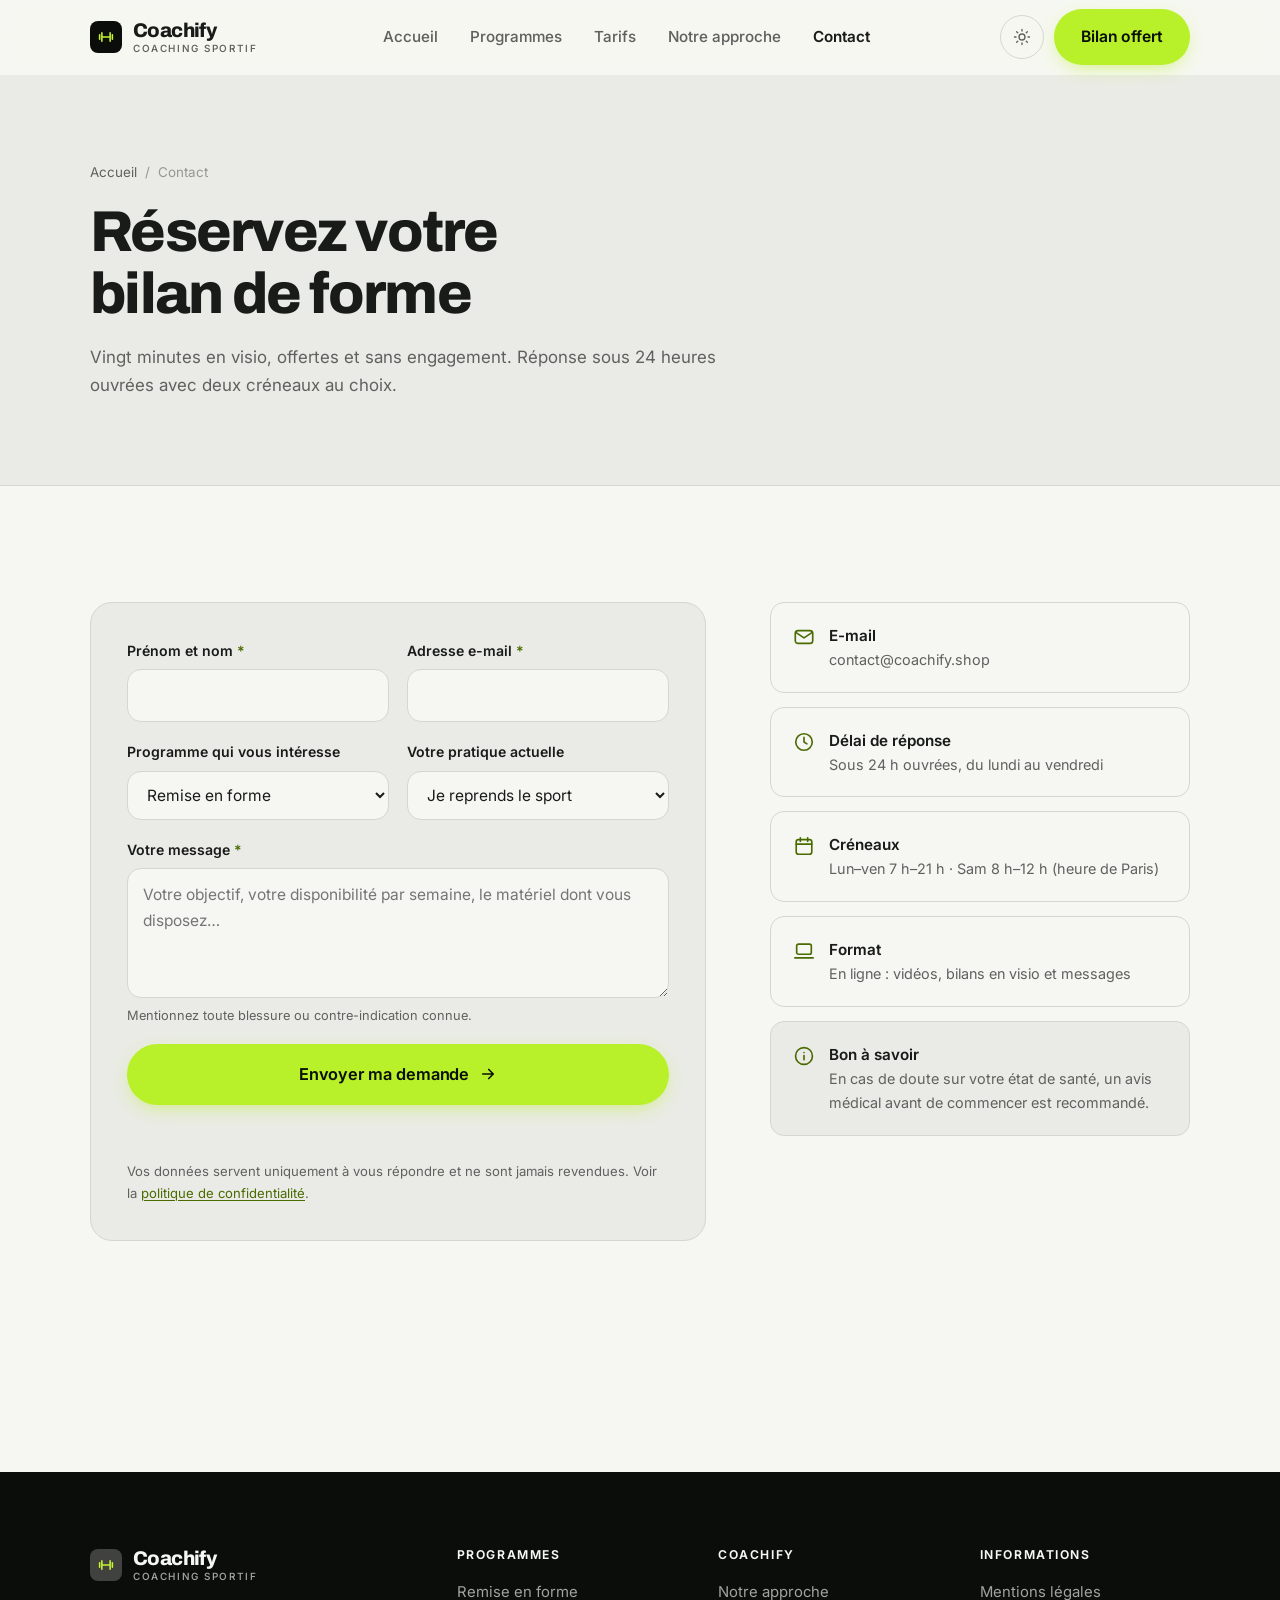
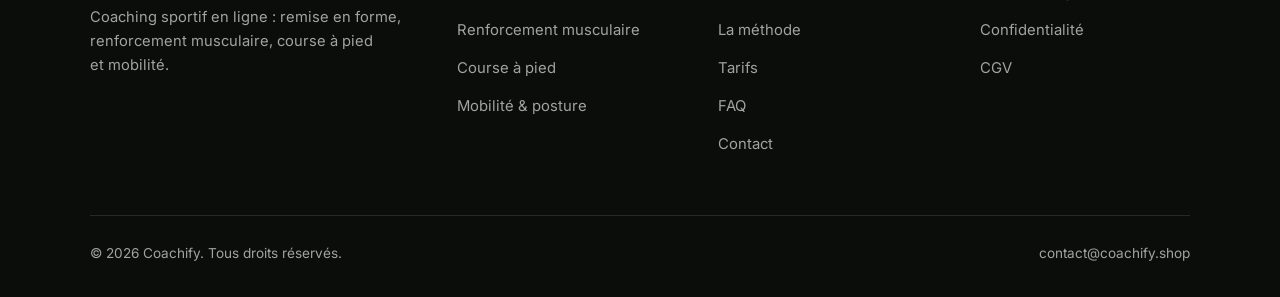
<file: contact.html>
<!DOCTYPE html>
<html lang="fr" class="no-js">
<head>
<meta charset="utf-8">
<meta name="viewport" content="width=device-width, initial-scale=1">
<title>Contact — Coachify</title>
<meta name="description" content="Réservez votre bilan de forme offert de 20 minutes en visio. Réponse sous 24 heures ouvrées.">
<link rel="canonical" href="https://coachify.shop/contact.html">

<meta property="og:type" content="website">
<meta property="og:url" content="https://coachify.shop/contact.html">
<meta property="og:site_name" content="Coachify">
<meta property="og:locale" content="fr_FR">
<meta property="og:title" content="Contact — Coachify">
<meta property="og:description" content="Réservez votre bilan de forme offert de 20 minutes en visio. Réponse sous 24 heures ouvrées.">
<meta name="theme-color" content="#0b0d0a">

<link rel="icon" href="assets/img/favicon.svg" type="image/svg+xml">
<link rel="preconnect" href="https://fonts.googleapis.com">
<link rel="preconnect" href="https://fonts.gstatic.com" crossorigin>
<link rel="stylesheet" href="https://fonts.googleapis.com/css2?family=Archivo:wght@400..900&family=Inter:wght@400..700&display=swap">
<link rel="stylesheet" href="assets/css/style.css">

<!-- Thème appliqué avant le premier rendu (évite le flash) -->
<script>
document.documentElement.classList.remove('no-js');
(function(){try{var t=localStorage.getItem('site-theme');if(t){document.documentElement.setAttribute('data-theme',t);}}catch(e){}})();
</script>
</head>

<body>
<a class="skip-link" href="#main">Aller au contenu principal</a>

<header class="site-header">
  <nav class="wrap nav" aria-label="Navigation principale">
    <a class="brand" href="index.html">
      <svg class="brand__mark" viewBox="0 0 64 64" aria-hidden="true">
        <rect class="bm-bg" width="64" height="64" rx="16"/>
        <g class="bm-ic" transform="translate(14 14) scale(1.5)" fill="none" stroke-width="2.1" stroke-linecap="round" stroke-linejoin="round"><path d="M6.5 6.5v11M17.5 6.5v11M3.5 9v6M20.5 9v6M6.5 12h11"/></g>
      </svg>
      <span>Coachify<span class="brand__sub">Coaching sportif</span></span>
    </a>

    <ul class="nav__links" id="nav-links">
      <li><a href="index.html">Accueil</a></li>
      <li><a href="programmes.html">Programmes</a></li>
      <li><a href="index.html#tarifs">Tarifs</a></li>
      <li><a href="a-propos.html">Notre approche</a></li>
      <li><a href="contact.html" aria-current="page">Contact</a></li>
      <li><a class="btn btn--primary" href="contact.html">Bilan offert</a></li>
    </ul>

    <div class="nav__cta">
      <button class="theme-toggle" type="button" aria-label="Passer en thème sombre">
        <svg class="icon-sun" viewBox="0 0 24 24" fill="none" stroke="currentColor" stroke-width="1.8" stroke-linecap="round" aria-hidden="true"><circle cx="12" cy="12" r="4"/><path d="M12 2v2m0 16v2M2 12h2m16 0h2M4.9 4.9l1.4 1.4m11.4 11.4 1.4 1.4M19.1 4.9l-1.4 1.4M6.3 17.7l-1.4 1.4"/></svg>
        <svg class="icon-moon" viewBox="0 0 24 24" fill="none" stroke="currentColor" stroke-width="1.8" stroke-linecap="round" stroke-linejoin="round" aria-hidden="true"><path d="M21 12.8A9 9 0 1 1 11.2 3a7 7 0 0 0 9.8 9.8z"/></svg>
      </button>
      <a class="btn btn--primary" href="contact.html">Bilan offert</a>
      <button class="nav__toggle" type="button" aria-expanded="false" aria-controls="nav-links" aria-label="Ouvrir le menu">
        <svg class="icon-open" viewBox="0 0 24 24" fill="none" stroke="currentColor" stroke-width="2" stroke-linecap="round" aria-hidden="true"><path d="M3 6h18M3 12h18M3 18h18"/></svg>
        <svg class="icon-close" viewBox="0 0 24 24" fill="none" stroke="currentColor" stroke-width="2" stroke-linecap="round" aria-hidden="true"><path d="M6 6l12 12M18 6L6 18"/></svg>
      </button>
    </div>
  </nav>
</header>

<main id="main">

<section class="page-head">
  <div class="wrap">
    <nav class="breadcrumb" aria-label="Fil d’Ariane">
      <a href="index.html">Accueil</a><span>/</span><span aria-current="page">Contact</span>
    </nav>
    <h1>Réservez votre bilan de forme</h1>
    <p>Vingt minutes en visio, offertes et sans engagement. Réponse sous 24 heures ouvrées avec deux créneaux au choix.</p>
  </div>
</section>

<section class="section wrap">
  <div class="form-layout">

    <!--
      FORMULAIRE : l'attribut action contient un identifiant à remplacer.
      Créez un formulaire gratuit sur https://formspree.io puis remplacez
      VOTRE_ID_FORMSPREE. En attendant, le bouton ouvre la messagerie du
      visiteur avec un message pré-rempli vers contact@coachify.shop.
    -->
    <form class="form" id="contact-form" action="https://formspree.io/f/VOTRE_ID_FORMSPREE" method="POST"
          data-email="contact@coachify.shop" data-subject="Demande de bilan de forme"
          data-msg-mail="Votre logiciel de messagerie va s’ouvrir avec le message pré-rempli." data-msg-sending="Envoi en cours…"
          data-msg-ok="Merci ! Votre message est parti. Réponse sous 24 h ouvrées." data-msg-err="L’envoi a échoué. Écrivez-nous directement à">
      <div class="form__row">
        <div class="field">
          <label for="nom">Prénom et nom <span class="req" aria-hidden="true">*</span></label>
          <input type="text" id="nom" name="nom" autocomplete="name" required>
        </div>
        <div class="field">
          <label for="email">Adresse e-mail <span class="req" aria-hidden="true">*</span></label>
          <input type="email" id="email" name="email" autocomplete="email" required>
        </div>
      </div>

      <div class="form__row">
        <div class="field">
          <label for="programme">Programme qui vous intéresse</label>
          <select id="programme" name="programme">
            <option>Remise en forme</option>
            <option>Renforcement musculaire</option>
            <option>Course à pied</option>
            <option>Mobilité &amp; posture</option>
            <option>Je ne sais pas encore</option>
          </select>
        </div>
        <div class="field">
          <label for="niveau">Votre pratique actuelle</label>
          <select id="niveau" name="niveau">
            <option>Je reprends le sport</option>
            <option>Je m’entraîne un peu</option>
            <option>Je m’entraîne régulièrement</option>
            <option>Sportif confirmé</option>
          </select>
        </div>
      </div>

      <div class="field">
        <label for="message">Votre message <span class="req" aria-hidden="true">*</span></label>
        <textarea id="message" name="message" required placeholder="Votre objectif, votre disponibilité par semaine, le matériel dont vous disposez…"></textarea>
        <span class="field__hint">Mentionnez toute blessure ou contre-indication connue.</span>
      </div>

      <!-- Piège à robots : invisible pour les humains -->
      <div class="visually-hidden" aria-hidden="true">
        <label for="site-web">Ne remplissez pas ce champ</label>
        <input type="text" id="site-web" name="_gotcha" tabindex="-1" autocomplete="off">
      </div>

      <button class="btn btn--primary btn--lg" type="submit">Envoyer ma demande <svg viewBox="0 0 24 24" fill="none" stroke="currentColor" stroke-width="2.2" stroke-linecap="round" stroke-linejoin="round" aria-hidden="true"><path d="M5 12h14M13 6l6 6-6 6"/></svg></button>

      <p id="form-status" class="form__status" role="status" aria-live="polite"></p>

      <p class="form__note">
        Vos données servent uniquement à vous répondre et ne sont jamais revendues. Voir la <a href="mentions-legales.html#confidentialite">politique de confidentialité</a>.
      </p>
    </form>

    <aside class="contact-aside">
      <div class="contact-card">
        <svg viewBox="0 0 24 24" fill="none" stroke="currentColor" stroke-width="1.8" stroke-linecap="round" stroke-linejoin="round" aria-hidden="true"><rect x="2.5" y="5" width="19" height="14" rx="3"/><path d="M3 7l9 6 9-6"/></svg>
        <div><b>E-mail</b><a href="mailto:contact@coachify.shop">contact@coachify.shop</a></div>
      </div>
      <div class="contact-card">
        <svg viewBox="0 0 24 24" fill="none" stroke="currentColor" stroke-width="1.8" stroke-linecap="round" stroke-linejoin="round" aria-hidden="true"><circle cx="12" cy="12" r="9"/><path d="M12 7v5l3.2 2"/></svg>
        <div><b>Délai de réponse</b><span>Sous 24 h ouvrées, du lundi au vendredi</span></div>
      </div>
      <div class="contact-card">
        <svg viewBox="0 0 24 24" fill="none" stroke="currentColor" stroke-width="1.8" stroke-linecap="round" stroke-linejoin="round" aria-hidden="true"><rect x="3.5" y="5" width="17" height="16" rx="2.5"/><path d="M8 3v4M16 3v4M3.5 10h17"/></svg>
        <div><b>Créneaux</b><span>Lun–ven 7 h–21 h · Sam 8 h–12 h (heure de Paris)</span></div>
      </div>
      <div class="contact-card">
        <svg viewBox="0 0 24 24" fill="none" stroke="currentColor" stroke-width="1.8" stroke-linecap="round" stroke-linejoin="round" aria-hidden="true"><rect x="4" y="4.5" width="16" height="11" rx="2"/><path d="M2 19.5h20"/></svg>
        <div><b>Format</b><span>En ligne : vidéos, bilans en visio et messages</span></div>
      </div>
      <div class="contact-card contact-card--soft">
        <svg viewBox="0 0 24 24" fill="none" stroke="currentColor" stroke-width="1.8" stroke-linecap="round" stroke-linejoin="round" aria-hidden="true"><circle cx="12" cy="12" r="9.2"/><path d="M12 16v-4.5M12 8.2v.1"/></svg>
        <div><b>Bon à savoir</b><span>En cas de doute sur votre état de santé, un avis médical avant de commencer est recommandé.</span></div>
      </div>
    </aside>

  </div>
</section>

</main>

<footer class="site-footer">
  <div class="wrap">
    <div class="footer__grid">
      <div class="footer__brand">
        <a class="brand" href="index.html">
          <svg class="brand__mark" viewBox="0 0 64 64" aria-hidden="true">
        <rect class="bm-bg" width="64" height="64" rx="16"/>
        <g class="bm-ic" transform="translate(14 14) scale(1.5)" fill="none" stroke-width="2.1" stroke-linecap="round" stroke-linejoin="round"><path d="M6.5 6.5v11M17.5 6.5v11M3.5 9v6M20.5 9v6M6.5 12h11"/></g>
      </svg>
          <span>Coachify<span class="brand__sub">Coaching sportif</span></span>
        </a>
        <p>Coaching sportif en ligne : remise en forme, renforcement musculaire, course à pied et mobilité.</p>
      </div>

      <div class="footer__col">
        <h4>Programmes</h4>
        <ul>
          <li><a href="programmes.html#remise-en-forme">Remise en forme</a></li>
          <li><a href="programmes.html#renforcement">Renforcement musculaire</a></li>
          <li><a href="programmes.html#course">Course à pied</a></li>
          <li><a href="programmes.html#mobilite">Mobilité &amp; posture</a></li>
        </ul>
      </div>

      <div class="footer__col">
        <h4>Coachify</h4>
        <ul>
          <li><a href="a-propos.html">Notre approche</a></li>
          <li><a href="index.html#methode">La méthode</a></li>
          <li><a href="index.html#tarifs">Tarifs</a></li>
          <li><a href="index.html#faq">FAQ</a></li>
          <li><a href="contact.html">Contact</a></li>
        </ul>
      </div>

      <div class="footer__col">
        <h4>Informations</h4>
        <ul>
          <li><a href="mentions-legales.html">Mentions légales</a></li>
          <li><a href="mentions-legales.html#confidentialite">Confidentialité</a></li>
          <li><a href="mentions-legales.html#cgv">CGV</a></li>
        </ul>
      </div>
    </div>

    <div class="footer__bottom">
      <p>© <span data-year>2026</span> Coachify. Tous droits réservés.</p>
      <p><a href="mailto:contact@coachify.shop">contact@coachify.shop</a></p>
    </div>
  </div>
</footer>

<script src="assets/js/main.js" defer></script>
</body>
</html>
</file>
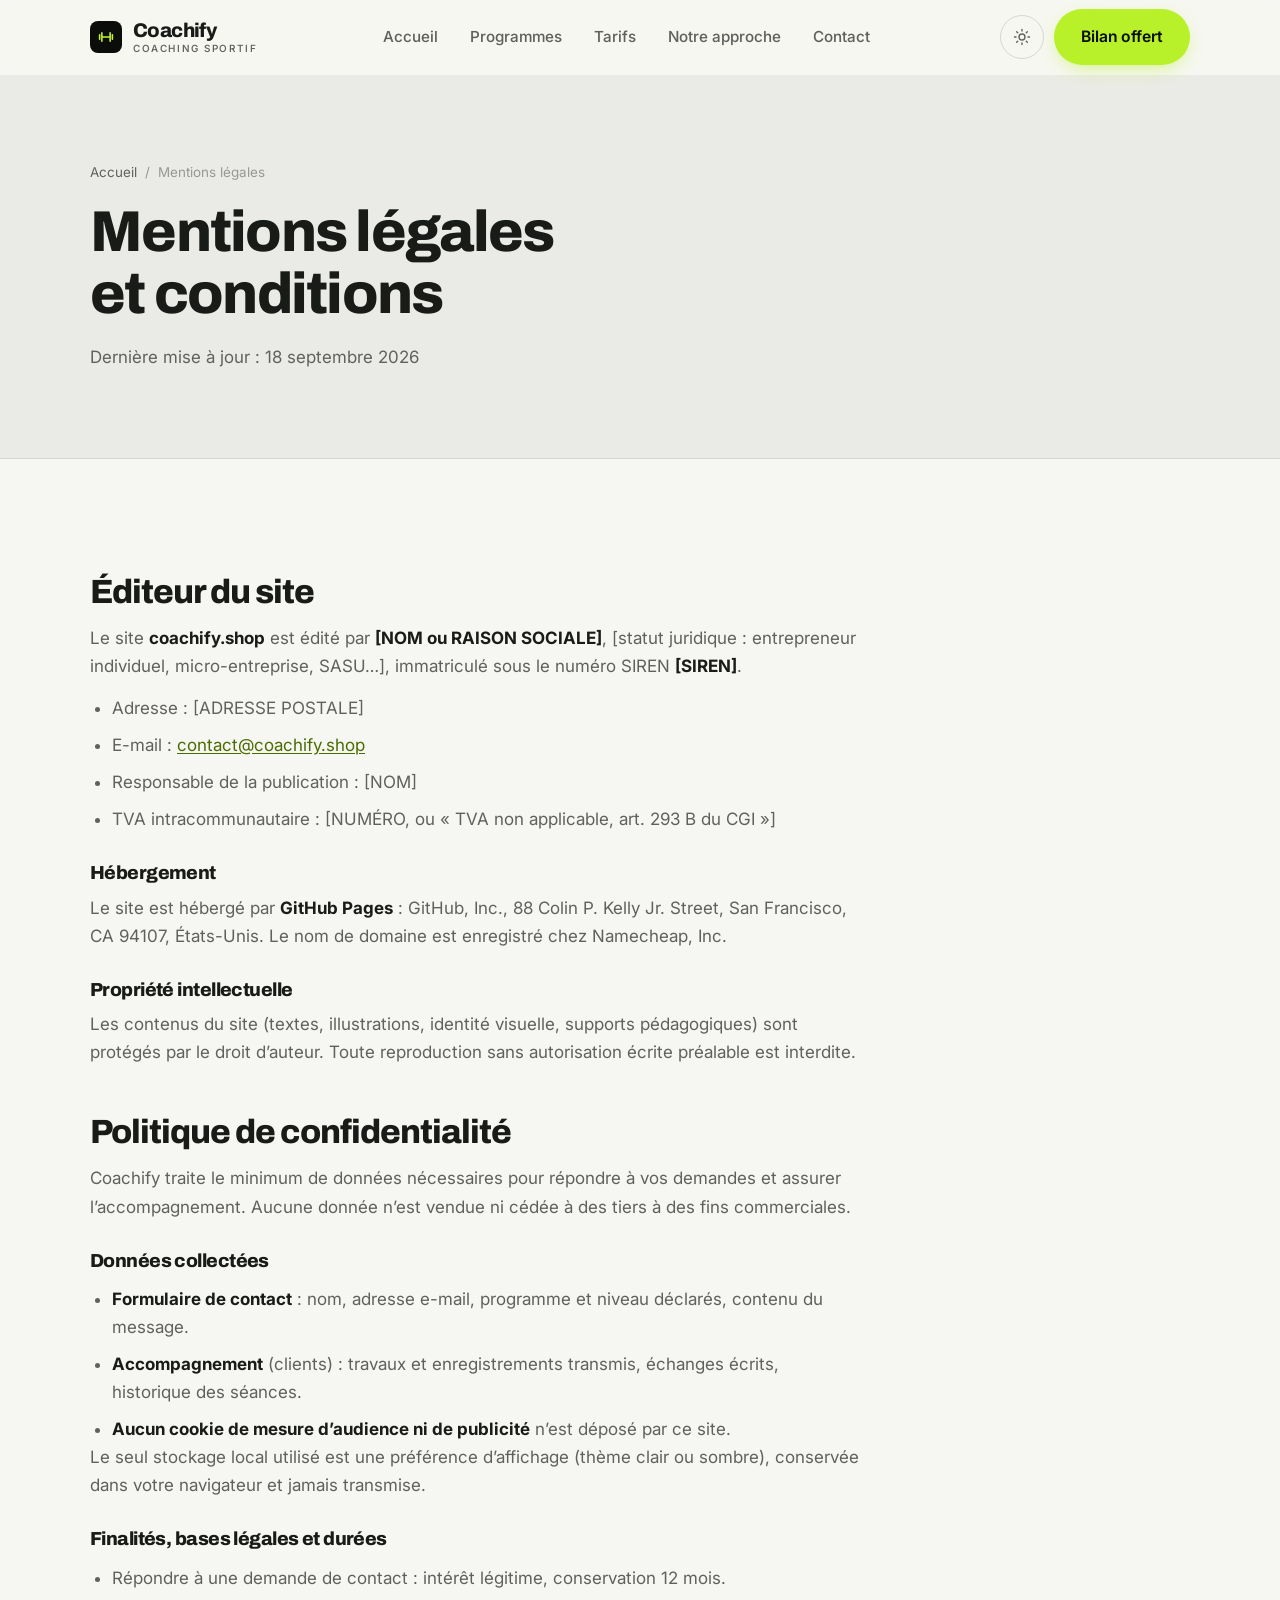
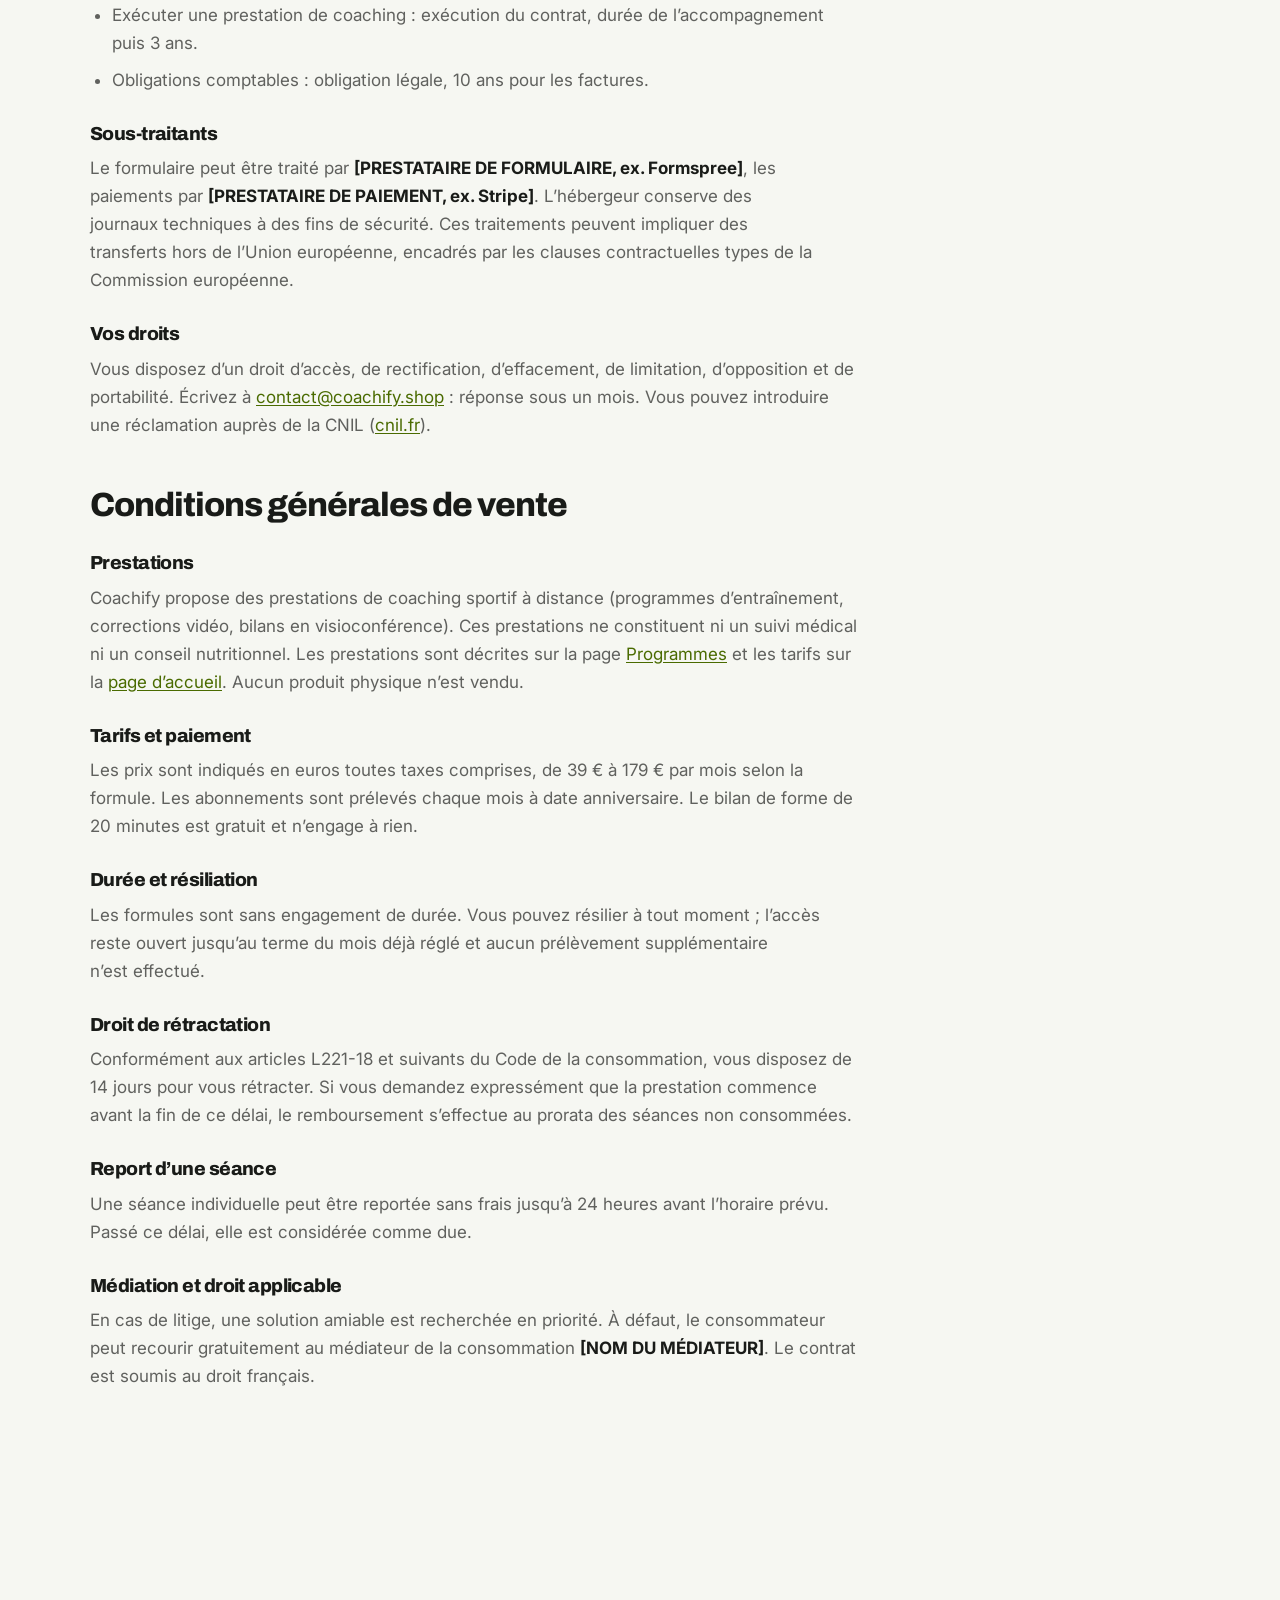
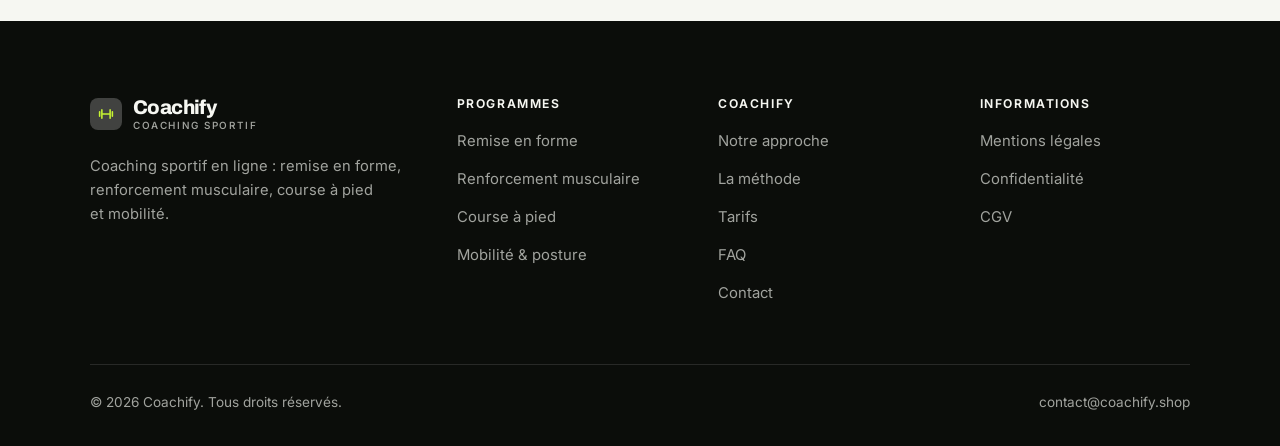
<file: mentions-legales.html>
<!DOCTYPE html>
<html lang="fr" class="no-js">
<head>
<meta charset="utf-8">
<meta name="viewport" content="width=device-width, initial-scale=1">
<title>Mentions légales, confidentialité et CGV — Coachify</title>
<meta name="description" content="Mentions légales, politique de confidentialité et conditions générales de vente de Coachify.">
<meta name="robots" content="noindex">

<meta property="og:type" content="website">
<meta property="og:url" content="https://coachify.shop/mentions-legales.html">
<meta property="og:site_name" content="Coachify">
<meta property="og:locale" content="fr_FR">
<meta property="og:title" content="Mentions légales, confidentialité et CGV — Coachify">
<meta property="og:description" content="Mentions légales, politique de confidentialité et conditions générales de vente de Coachify.">
<meta name="theme-color" content="#0b0d0a">

<link rel="icon" href="assets/img/favicon.svg" type="image/svg+xml">
<link rel="preconnect" href="https://fonts.googleapis.com">
<link rel="preconnect" href="https://fonts.gstatic.com" crossorigin>
<link rel="stylesheet" href="https://fonts.googleapis.com/css2?family=Archivo:wght@400..900&family=Inter:wght@400..700&display=swap">
<link rel="stylesheet" href="assets/css/style.css">

<!-- Thème appliqué avant le premier rendu (évite le flash) -->
<script>
document.documentElement.classList.remove('no-js');
(function(){try{var t=localStorage.getItem('site-theme');if(t){document.documentElement.setAttribute('data-theme',t);}}catch(e){}})();
</script>
</head>

<body>
<a class="skip-link" href="#main">Aller au contenu principal</a>

<header class="site-header">
  <nav class="wrap nav" aria-label="Navigation principale">
    <a class="brand" href="index.html">
      <svg class="brand__mark" viewBox="0 0 64 64" aria-hidden="true">
        <rect class="bm-bg" width="64" height="64" rx="16"/>
        <g class="bm-ic" transform="translate(14 14) scale(1.5)" fill="none" stroke-width="2.1" stroke-linecap="round" stroke-linejoin="round"><path d="M6.5 6.5v11M17.5 6.5v11M3.5 9v6M20.5 9v6M6.5 12h11"/></g>
      </svg>
      <span>Coachify<span class="brand__sub">Coaching sportif</span></span>
    </a>

    <ul class="nav__links" id="nav-links">
      <li><a href="index.html">Accueil</a></li>
      <li><a href="programmes.html">Programmes</a></li>
      <li><a href="index.html#tarifs">Tarifs</a></li>
      <li><a href="a-propos.html">Notre approche</a></li>
      <li><a href="contact.html">Contact</a></li>
      <li><a class="btn btn--primary" href="contact.html">Bilan offert</a></li>
    </ul>

    <div class="nav__cta">
      <button class="theme-toggle" type="button" aria-label="Passer en thème sombre">
        <svg class="icon-sun" viewBox="0 0 24 24" fill="none" stroke="currentColor" stroke-width="1.8" stroke-linecap="round" aria-hidden="true"><circle cx="12" cy="12" r="4"/><path d="M12 2v2m0 16v2M2 12h2m16 0h2M4.9 4.9l1.4 1.4m11.4 11.4 1.4 1.4M19.1 4.9l-1.4 1.4M6.3 17.7l-1.4 1.4"/></svg>
        <svg class="icon-moon" viewBox="0 0 24 24" fill="none" stroke="currentColor" stroke-width="1.8" stroke-linecap="round" stroke-linejoin="round" aria-hidden="true"><path d="M21 12.8A9 9 0 1 1 11.2 3a7 7 0 0 0 9.8 9.8z"/></svg>
      </button>
      <a class="btn btn--primary" href="contact.html">Bilan offert</a>
      <button class="nav__toggle" type="button" aria-expanded="false" aria-controls="nav-links" aria-label="Ouvrir le menu">
        <svg class="icon-open" viewBox="0 0 24 24" fill="none" stroke="currentColor" stroke-width="2" stroke-linecap="round" aria-hidden="true"><path d="M3 6h18M3 12h18M3 18h18"/></svg>
        <svg class="icon-close" viewBox="0 0 24 24" fill="none" stroke="currentColor" stroke-width="2" stroke-linecap="round" aria-hidden="true"><path d="M6 6l12 12M18 6L6 18"/></svg>
      </button>
    </div>
  </nav>
</header>

<main id="main">

<section class="page-head">
  <div class="wrap">
    <nav class="breadcrumb" aria-label="Fil d'Ariane">
      <a href="index.html">Accueil</a><span>/</span><span aria-current="page">Mentions légales</span>
    </nav>
    <h1>Mentions légales et conditions</h1>
    <p>Dernière mise à jour : <time datetime="2026-09-18">18 septembre 2026</time></p>
  </div>
</section>

<section class="section wrap">
  <div class="prose">

    <!--
      À COMPLÉTER : ce document est un squelette, pas un conseil juridique.
      Remplacez chaque [CROCHET] par vos informations réelles. En France,
      l'identité de l'éditeur est obligatoire (art. 6-III LCEN).
    -->

    <h2 id="editeur">Éditeur du site</h2>
    <p>
      Le site <strong>coachify.shop</strong> est édité par <strong>[NOM ou RAISON SOCIALE]</strong>,
      [statut juridique : entrepreneur individuel, micro-entreprise, SASU…],
      immatriculé sous le numéro SIREN <strong>[SIREN]</strong>.
    </p>
    <ul>
      <li>Adresse : [ADRESSE POSTALE]</li>
      <li>E-mail : <a href="mailto:contact@coachify.shop">contact@coachify.shop</a></li>
      <li>Responsable de la publication : [NOM]</li>
      <li>TVA intracommunautaire : [NUMÉRO, ou « TVA non applicable, art. 293 B du CGI »]</li>
    </ul>

    <h3>Hébergement</h3>
    <p>
      Le site est hébergé par <strong>GitHub Pages</strong> : GitHub, Inc., 88 Colin P. Kelly Jr. Street,
      San Francisco, CA 94107, États-Unis. Le nom de domaine est enregistré chez Namecheap, Inc.
    </p>

    <h3>Propriété intellectuelle</h3>
    <p>
      Les contenus du site (textes, illustrations, identité visuelle, supports pédagogiques) sont
      protégés par le droit d’auteur. Toute reproduction sans autorisation écrite préalable est interdite.
    </p>

    <h2 id="confidentialite">Politique de confidentialité</h2>
    <p>
      Coachify traite le minimum de données nécessaires pour répondre à vos demandes et assurer
      l’accompagnement. Aucune donnée n’est vendue ni cédée à des tiers à des fins commerciales.
    </p>
    <h3>Données collectées</h3>
    <ul>
      <li><strong>Formulaire de contact</strong> : nom, adresse e-mail, programme et niveau déclarés, contenu du message.</li>
      <li><strong>Accompagnement</strong> (clients) : travaux et enregistrements transmis, échanges écrits, historique des séances.</li>
      <li><strong>Aucun cookie de mesure d’audience ni de publicité</strong> n’est déposé par ce site.</li>
    </ul>
    <p>
      Le seul stockage local utilisé est une préférence d’affichage (thème clair ou sombre), conservée
      dans votre navigateur et jamais transmise.
    </p>
    <h3>Finalités, bases légales et durées</h3>
    <ul>
      <li>Répondre à une demande de contact : intérêt légitime, conservation 12 mois.</li>
      <li>Exécuter une prestation de coaching : exécution du contrat, durée de l’accompagnement puis 3 ans.</li>
      <li>Obligations comptables : obligation légale, 10 ans pour les factures.</li>
    </ul>
    <h3>Sous-traitants</h3>
    <p>
      Le formulaire peut être traité par <strong>[PRESTATAIRE DE FORMULAIRE, ex. Formspree]</strong>, les paiements
      par <strong>[PRESTATAIRE DE PAIEMENT, ex. Stripe]</strong>. L’hébergeur conserve des journaux techniques à des
      fins de sécurité. Ces traitements peuvent impliquer des transferts hors de l’Union européenne, encadrés par
      les clauses contractuelles types de la Commission européenne.
    </p>
    <h3>Vos droits</h3>
    <p>
      Vous disposez d’un droit d’accès, de rectification, d’effacement, de limitation, d’opposition et de
      portabilité. Écrivez à <a href="mailto:contact@coachify.shop">contact@coachify.shop</a> : réponse sous un mois. Vous pouvez
      introduire une réclamation auprès de la CNIL (<a href="https://www.cnil.fr" rel="noopener" target="_blank">cnil.fr</a>).
    </p>

    <h2 id="cgv">Conditions générales de vente</h2>
    <h3>Prestations</h3>
    <p>
      Coachify propose des prestations de coaching sportif à distance (programmes d’entraînement, corrections vidéo, bilans en visioconférence). Ces prestations ne constituent ni un suivi médical ni un conseil nutritionnel. Les prestations sont décrites sur la page
      <a href="programmes.html">Programmes</a> et les tarifs sur la <a href="index.html#tarifs">page d’accueil</a>.
      Aucun produit physique n’est vendu.
    </p>
    <h3>Tarifs et paiement</h3>
    <p>
      Les prix sont indiqués en euros toutes taxes comprises, de 39 € à 179 € par mois
      selon la formule. Les abonnements sont prélevés chaque mois à date anniversaire. Le bilan de forme de 20 minutes est gratuit et n’engage à rien.
    </p>
    <h3>Durée et résiliation</h3>
    <p>
      Les formules sont sans engagement de durée. Vous pouvez résilier à tout moment ; l’accès reste ouvert
      jusqu’au terme du mois déjà réglé et aucun prélèvement supplémentaire n’est effectué.
    </p>
    <h3>Droit de rétractation</h3>
    <p>
      Conformément aux articles L221-18 et suivants du Code de la consommation, vous disposez de 14 jours pour
      vous rétracter. Si vous demandez expressément que la prestation commence avant la fin de ce délai, le
      remboursement s’effectue au prorata des séances non consommées.
    </p>
    <h3>Report d’une séance</h3>
    <p>
      Une séance individuelle peut être reportée sans frais jusqu’à 24 heures avant l’horaire prévu. Passé ce
      délai, elle est considérée comme due.
    </p>
    <h3>Médiation et droit applicable</h3>
    <p>
      En cas de litige, une solution amiable est recherchée en priorité. À défaut, le consommateur peut recourir
      gratuitement au médiateur de la consommation <strong>[NOM DU MÉDIATEUR]</strong>. Le contrat est soumis au droit français.
    </p>

  </div>
</section>

</main>

<footer class="site-footer">
  <div class="wrap">
    <div class="footer__grid">
      <div class="footer__brand">
        <a class="brand" href="index.html">
          <svg class="brand__mark" viewBox="0 0 64 64" aria-hidden="true">
        <rect class="bm-bg" width="64" height="64" rx="16"/>
        <g class="bm-ic" transform="translate(14 14) scale(1.5)" fill="none" stroke-width="2.1" stroke-linecap="round" stroke-linejoin="round"><path d="M6.5 6.5v11M17.5 6.5v11M3.5 9v6M20.5 9v6M6.5 12h11"/></g>
      </svg>
          <span>Coachify<span class="brand__sub">Coaching sportif</span></span>
        </a>
        <p>Coaching sportif en ligne : remise en forme, renforcement musculaire, course à pied et mobilité.</p>
      </div>

      <div class="footer__col">
        <h4>Programmes</h4>
        <ul>
          <li><a href="programmes.html#remise-en-forme">Remise en forme</a></li>
          <li><a href="programmes.html#renforcement">Renforcement musculaire</a></li>
          <li><a href="programmes.html#course">Course à pied</a></li>
          <li><a href="programmes.html#mobilite">Mobilité &amp; posture</a></li>
        </ul>
      </div>

      <div class="footer__col">
        <h4>Coachify</h4>
        <ul>
          <li><a href="a-propos.html">Notre approche</a></li>
          <li><a href="index.html#methode">La méthode</a></li>
          <li><a href="index.html#tarifs">Tarifs</a></li>
          <li><a href="index.html#faq">FAQ</a></li>
          <li><a href="contact.html">Contact</a></li>
        </ul>
      </div>

      <div class="footer__col">
        <h4>Informations</h4>
        <ul>
          <li><a href="mentions-legales.html">Mentions légales</a></li>
          <li><a href="mentions-legales.html#confidentialite">Confidentialité</a></li>
          <li><a href="mentions-legales.html#cgv">CGV</a></li>
        </ul>
      </div>
    </div>

    <div class="footer__bottom">
      <p>© <span data-year>2026</span> Coachify. Tous droits réservés.</p>
      <p><a href="mailto:contact@coachify.shop">contact@coachify.shop</a></p>
    </div>
  </div>
</footer>

<script src="assets/js/main.js" defer></script>
</body>
</html>
</file>
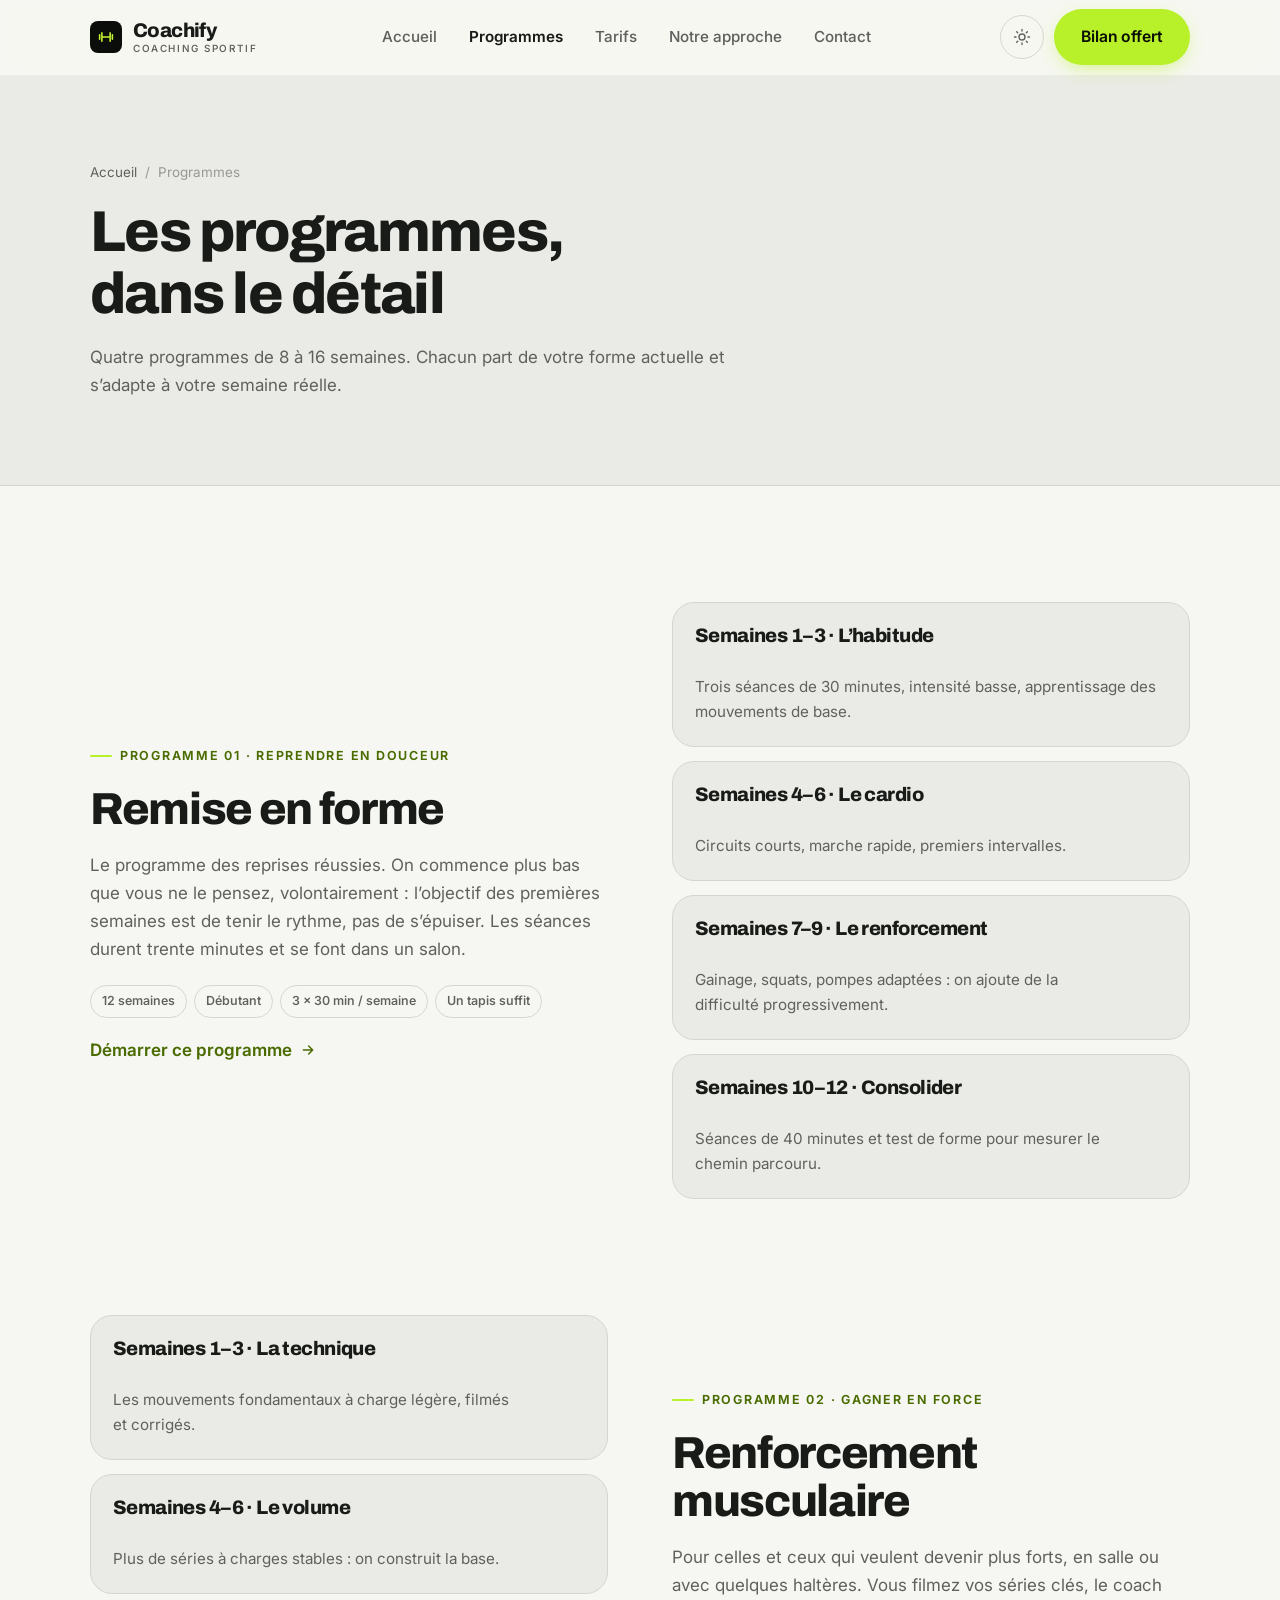
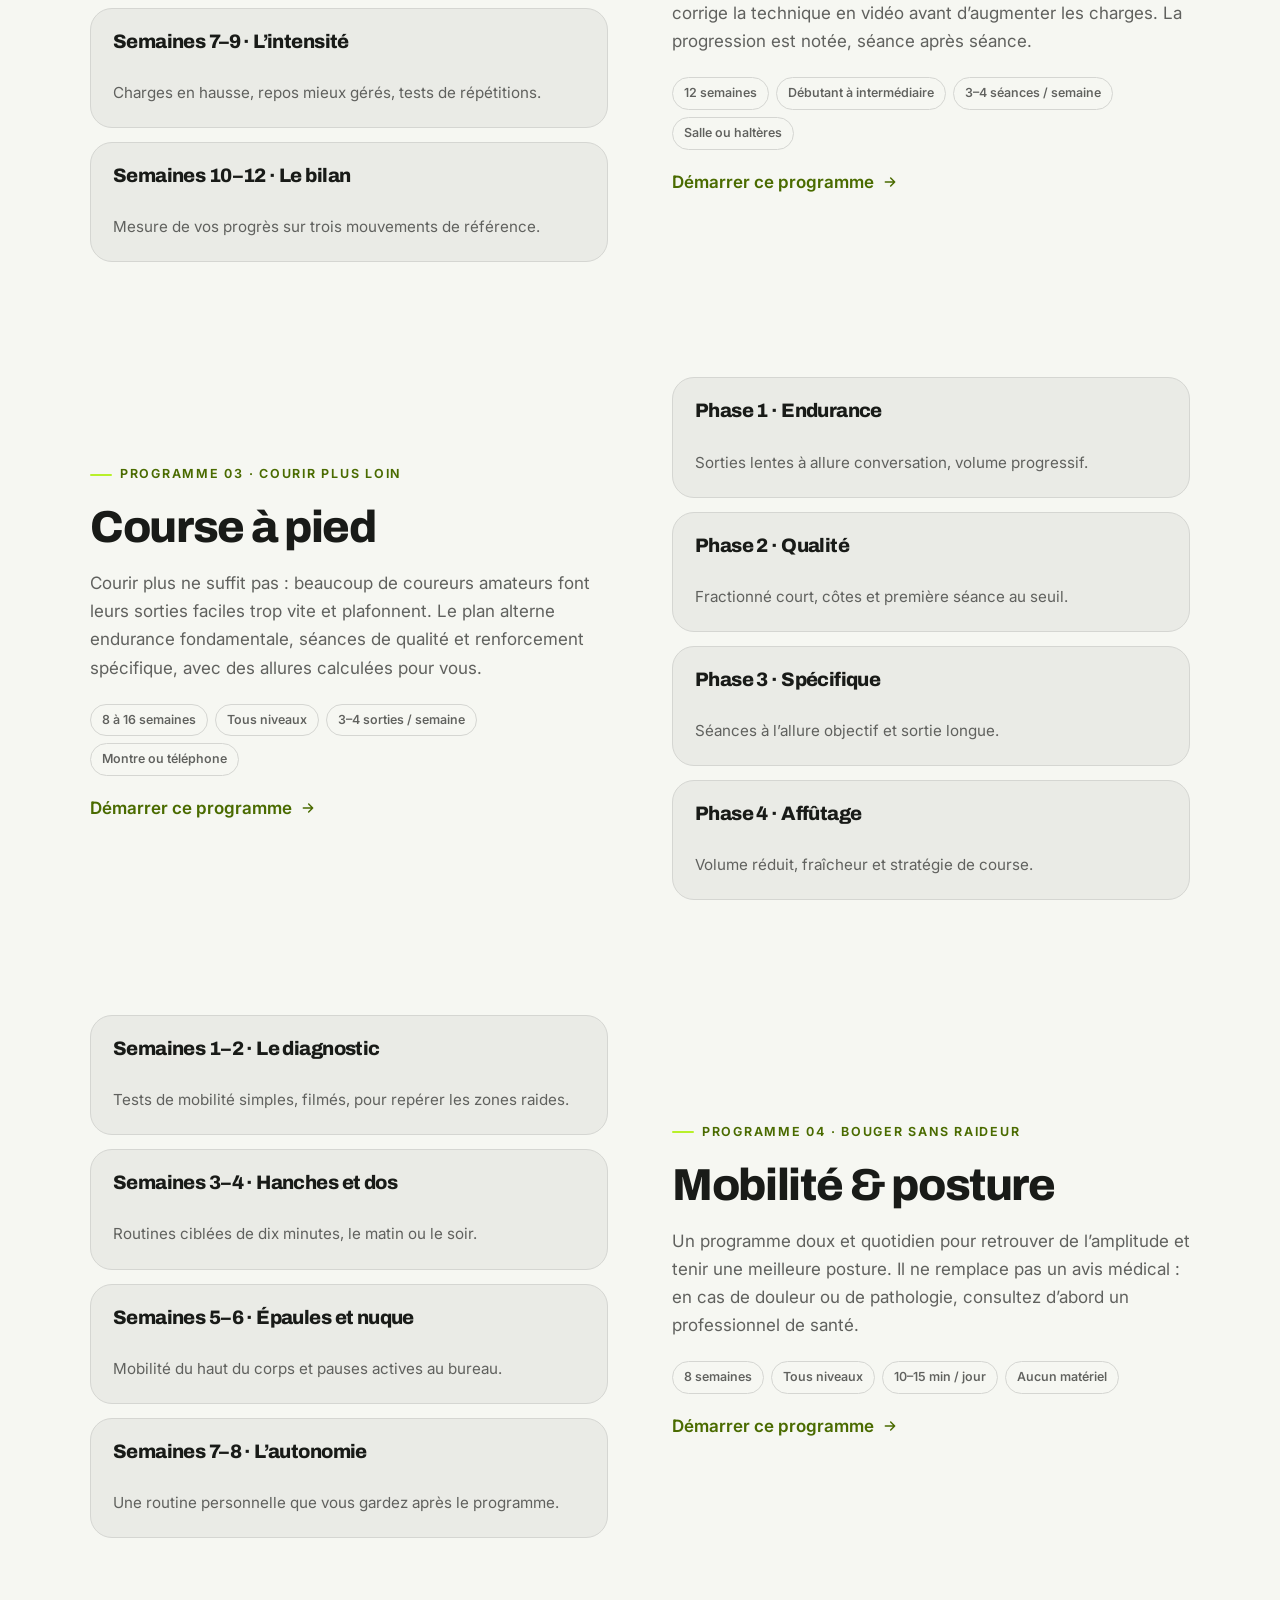
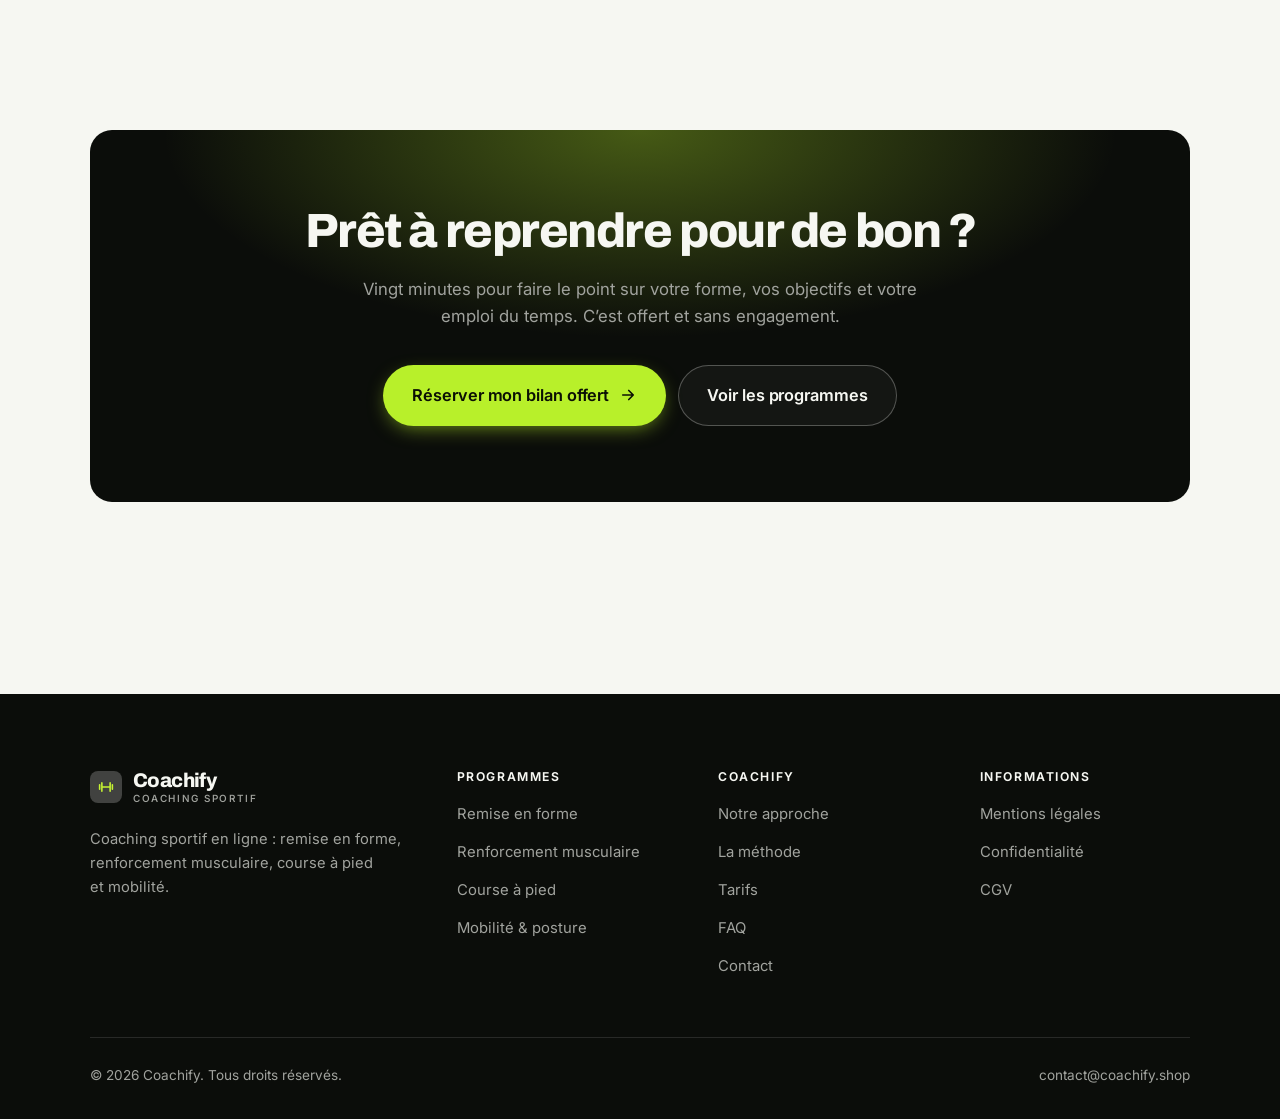
<file: programmes.html>
<!DOCTYPE html>
<html lang="fr" class="no-js">
<head>
<meta charset="utf-8">
<meta name="viewport" content="width=device-width, initial-scale=1">
<title>Programmes — Coachify</title>
<meta name="description" content="Programmes de coaching sportif en ligne : remise en forme, renforcement musculaire, course à pied, mobilité. Contenu phase par phase.">
<link rel="canonical" href="https://coachify.shop/programmes.html">

<meta property="og:type" content="website">
<meta property="og:url" content="https://coachify.shop/programmes.html">
<meta property="og:site_name" content="Coachify">
<meta property="og:locale" content="fr_FR">
<meta property="og:title" content="Programmes — Coachify">
<meta property="og:description" content="Programmes de coaching sportif en ligne : remise en forme, renforcement musculaire, course à pied, mobilité. Contenu phase par phase.">
<meta name="theme-color" content="#0b0d0a">

<link rel="icon" href="assets/img/favicon.svg" type="image/svg+xml">
<link rel="preconnect" href="https://fonts.googleapis.com">
<link rel="preconnect" href="https://fonts.gstatic.com" crossorigin>
<link rel="stylesheet" href="https://fonts.googleapis.com/css2?family=Archivo:wght@400..900&family=Inter:wght@400..700&display=swap">
<link rel="stylesheet" href="assets/css/style.css">

<!-- Thème appliqué avant le premier rendu (évite le flash) -->
<script>
document.documentElement.classList.remove('no-js');
(function(){try{var t=localStorage.getItem('site-theme');if(t){document.documentElement.setAttribute('data-theme',t);}}catch(e){}})();
</script>
</head>

<body>
<a class="skip-link" href="#main">Aller au contenu principal</a>

<header class="site-header">
  <nav class="wrap nav" aria-label="Navigation principale">
    <a class="brand" href="index.html">
      <svg class="brand__mark" viewBox="0 0 64 64" aria-hidden="true">
        <rect class="bm-bg" width="64" height="64" rx="16"/>
        <g class="bm-ic" transform="translate(14 14) scale(1.5)" fill="none" stroke-width="2.1" stroke-linecap="round" stroke-linejoin="round"><path d="M6.5 6.5v11M17.5 6.5v11M3.5 9v6M20.5 9v6M6.5 12h11"/></g>
      </svg>
      <span>Coachify<span class="brand__sub">Coaching sportif</span></span>
    </a>

    <ul class="nav__links" id="nav-links">
      <li><a href="index.html">Accueil</a></li>
      <li><a href="programmes.html" aria-current="page">Programmes</a></li>
      <li><a href="index.html#tarifs">Tarifs</a></li>
      <li><a href="a-propos.html">Notre approche</a></li>
      <li><a href="contact.html">Contact</a></li>
      <li><a class="btn btn--primary" href="contact.html">Bilan offert</a></li>
    </ul>

    <div class="nav__cta">
      <button class="theme-toggle" type="button" aria-label="Passer en thème sombre">
        <svg class="icon-sun" viewBox="0 0 24 24" fill="none" stroke="currentColor" stroke-width="1.8" stroke-linecap="round" aria-hidden="true"><circle cx="12" cy="12" r="4"/><path d="M12 2v2m0 16v2M2 12h2m16 0h2M4.9 4.9l1.4 1.4m11.4 11.4 1.4 1.4M19.1 4.9l-1.4 1.4M6.3 17.7l-1.4 1.4"/></svg>
        <svg class="icon-moon" viewBox="0 0 24 24" fill="none" stroke="currentColor" stroke-width="1.8" stroke-linecap="round" stroke-linejoin="round" aria-hidden="true"><path d="M21 12.8A9 9 0 1 1 11.2 3a7 7 0 0 0 9.8 9.8z"/></svg>
      </button>
      <a class="btn btn--primary" href="contact.html">Bilan offert</a>
      <button class="nav__toggle" type="button" aria-expanded="false" aria-controls="nav-links" aria-label="Ouvrir le menu">
        <svg class="icon-open" viewBox="0 0 24 24" fill="none" stroke="currentColor" stroke-width="2" stroke-linecap="round" aria-hidden="true"><path d="M3 6h18M3 12h18M3 18h18"/></svg>
        <svg class="icon-close" viewBox="0 0 24 24" fill="none" stroke="currentColor" stroke-width="2" stroke-linecap="round" aria-hidden="true"><path d="M6 6l12 12M18 6L6 18"/></svg>
      </button>
    </div>
  </nav>
</header>

<main id="main">

<section class="page-head">
  <div class="wrap">
    <nav class="breadcrumb" aria-label="Fil d’Ariane">
      <a href="index.html">Accueil</a><span>/</span><span aria-current="page">Programmes</span>
    </nav>
    <h1>Les programmes, dans le détail</h1>
    <p>Quatre programmes de 8 à 16 semaines. Chacun part de votre forme actuelle et s’adapte à votre semaine réelle.</p>
  </div>
</section>

<section class="section wrap" id="remise-en-forme">
  <div class="split reveal">
    <div>
      <span class="eyebrow">Programme 01 · Reprendre en douceur</span>
      <h2>Remise en forme</h2>
      <p>Le programme des reprises réussies. On commence plus bas que vous ne le pensez, volontairement : l’objectif des premières semaines est de tenir le rythme, pas de s’épuiser. Les séances durent trente minutes et se font dans un salon.</p>
      <ul class="tags"><li>12 semaines</li><li>Débutant</li><li>3 × 30 min / semaine</li><li>Un tapis suffit</li></ul>
      <p><a class="arrow-link" href="contact.html">Démarrer ce programme <svg viewBox="0 0 24 24" fill="none" stroke="currentColor" stroke-width="2.2" stroke-linecap="round" stroke-linejoin="round" aria-hidden="true"><path d="M5 12h14M13 6l6 6-6 6"/></svg></a></p>
    </div>
    <div class="grid grid--2 grid--tight">
      <article class="card card--sm">
        <h3>Semaines 1–3 · L’habitude</h3>
        <p>Trois séances de 30 minutes, intensité basse, apprentissage des mouvements de base.</p>
      </article>
      <article class="card card--sm">
        <h3>Semaines 4–6 · Le cardio</h3>
        <p>Circuits courts, marche rapide, premiers intervalles.</p>
      </article>
      <article class="card card--sm">
        <h3>Semaines 7–9 · Le renforcement</h3>
        <p>Gainage, squats, pompes adaptées : on ajoute de la difficulté progressivement.</p>
      </article>
      <article class="card card--sm">
        <h3>Semaines 10–12 · Consolider</h3>
        <p>Séances de 40 minutes et test de forme pour mesurer le chemin parcouru.</p>
      </article>
    </div>
  </div>
</section>

<section class="section section--flush wrap" id="renforcement">
  <div class="split reveal">
    <div class="grid grid--2 grid--tight">
      <article class="card card--sm">
        <h3>Semaines 1–3 · La technique</h3>
        <p>Les mouvements fondamentaux à charge légère, filmés et corrigés.</p>
      </article>
      <article class="card card--sm">
        <h3>Semaines 4–6 · Le volume</h3>
        <p>Plus de séries à charges stables : on construit la base.</p>
      </article>
      <article class="card card--sm">
        <h3>Semaines 7–9 · L’intensité</h3>
        <p>Charges en hausse, repos mieux gérés, tests de répétitions.</p>
      </article>
      <article class="card card--sm">
        <h3>Semaines 10–12 · Le bilan</h3>
        <p>Mesure de vos progrès sur trois mouvements de référence.</p>
      </article>
    </div>
    <div>
      <span class="eyebrow">Programme 02 · Gagner en force</span>
      <h2>Renforcement musculaire</h2>
      <p>Pour celles et ceux qui veulent devenir plus forts, en salle ou avec quelques haltères. Vous filmez vos séries clés, le coach corrige la technique en vidéo avant d’augmenter les charges. La progression est notée, séance après séance.</p>
      <ul class="tags"><li>12 semaines</li><li>Débutant à intermédiaire</li><li>3–4 séances / semaine</li><li>Salle ou haltères</li></ul>
      <p><a class="arrow-link" href="contact.html">Démarrer ce programme <svg viewBox="0 0 24 24" fill="none" stroke="currentColor" stroke-width="2.2" stroke-linecap="round" stroke-linejoin="round" aria-hidden="true"><path d="M5 12h14M13 6l6 6-6 6"/></svg></a></p>
    </div>
  </div>
</section>

<section class="section section--flush wrap" id="course">
  <div class="split reveal">
    <div>
      <span class="eyebrow">Programme 03 · Courir plus loin</span>
      <h2>Course à pied</h2>
      <p>Courir plus ne suffit pas : beaucoup de coureurs amateurs font leurs sorties faciles trop vite et plafonnent. Le plan alterne endurance fondamentale, séances de qualité et renforcement spécifique, avec des allures calculées pour vous.</p>
      <ul class="tags"><li>8 à 16 semaines</li><li>Tous niveaux</li><li>3–4 sorties / semaine</li><li>Montre ou téléphone</li></ul>
      <p><a class="arrow-link" href="contact.html">Démarrer ce programme <svg viewBox="0 0 24 24" fill="none" stroke="currentColor" stroke-width="2.2" stroke-linecap="round" stroke-linejoin="round" aria-hidden="true"><path d="M5 12h14M13 6l6 6-6 6"/></svg></a></p>
    </div>
    <div class="grid grid--2 grid--tight">
      <article class="card card--sm">
        <h3>Phase 1 · Endurance</h3>
        <p>Sorties lentes à allure conversation, volume progressif.</p>
      </article>
      <article class="card card--sm">
        <h3>Phase 2 · Qualité</h3>
        <p>Fractionné court, côtes et première séance au seuil.</p>
      </article>
      <article class="card card--sm">
        <h3>Phase 3 · Spécifique</h3>
        <p>Séances à l’allure objectif et sortie longue.</p>
      </article>
      <article class="card card--sm">
        <h3>Phase 4 · Affûtage</h3>
        <p>Volume réduit, fraîcheur et stratégie de course.</p>
      </article>
    </div>
  </div>
</section>

<section class="section section--flush wrap" id="mobilite">
  <div class="split reveal">
    <div class="grid grid--2 grid--tight">
      <article class="card card--sm">
        <h3>Semaines 1–2 · Le diagnostic</h3>
        <p>Tests de mobilité simples, filmés, pour repérer les zones raides.</p>
      </article>
      <article class="card card--sm">
        <h3>Semaines 3–4 · Hanches et dos</h3>
        <p>Routines ciblées de dix minutes, le matin ou le soir.</p>
      </article>
      <article class="card card--sm">
        <h3>Semaines 5–6 · Épaules et nuque</h3>
        <p>Mobilité du haut du corps et pauses actives au bureau.</p>
      </article>
      <article class="card card--sm">
        <h3>Semaines 7–8 · L’autonomie</h3>
        <p>Une routine personnelle que vous gardez après le programme.</p>
      </article>
    </div>
    <div>
      <span class="eyebrow">Programme 04 · Bouger sans raideur</span>
      <h2>Mobilité &amp; posture</h2>
      <p>Un programme doux et quotidien pour retrouver de l’amplitude et tenir une meilleure posture. Il ne remplace pas un avis médical : en cas de douleur ou de pathologie, consultez d’abord un professionnel de santé.</p>
      <ul class="tags"><li>8 semaines</li><li>Tous niveaux</li><li>10–15 min / jour</li><li>Aucun matériel</li></ul>
      <p><a class="arrow-link" href="contact.html">Démarrer ce programme <svg viewBox="0 0 24 24" fill="none" stroke="currentColor" stroke-width="2.2" stroke-linecap="round" stroke-linejoin="round" aria-hidden="true"><path d="M5 12h14M13 6l6 6-6 6"/></svg></a></p>
    </div>
  </div>
</section>

<section class="wrap section--tight">
  <div class="cta-band reveal">
    <h2>Prêt à reprendre pour de bon ?</h2>
    <p>Vingt minutes pour faire le point sur votre forme, vos objectifs et votre emploi du temps. C’est offert et sans engagement.</p>
    <div class="hero__actions">
      <a class="btn btn--primary btn--lg" href="contact.html">Réserver mon bilan offert <svg viewBox="0 0 24 24" fill="none" stroke="currentColor" stroke-width="2.2" stroke-linecap="round" stroke-linejoin="round" aria-hidden="true"><path d="M5 12h14M13 6l6 6-6 6"/></svg></a>
      <a class="btn btn--on-dark btn--lg" href="programmes.html">Voir les programmes</a>
    </div>
  </div>
</section>

</main>

<footer class="site-footer">
  <div class="wrap">
    <div class="footer__grid">
      <div class="footer__brand">
        <a class="brand" href="index.html">
          <svg class="brand__mark" viewBox="0 0 64 64" aria-hidden="true">
        <rect class="bm-bg" width="64" height="64" rx="16"/>
        <g class="bm-ic" transform="translate(14 14) scale(1.5)" fill="none" stroke-width="2.1" stroke-linecap="round" stroke-linejoin="round"><path d="M6.5 6.5v11M17.5 6.5v11M3.5 9v6M20.5 9v6M6.5 12h11"/></g>
      </svg>
          <span>Coachify<span class="brand__sub">Coaching sportif</span></span>
        </a>
        <p>Coaching sportif en ligne : remise en forme, renforcement musculaire, course à pied et mobilité.</p>
      </div>

      <div class="footer__col">
        <h4>Programmes</h4>
        <ul>
          <li><a href="programmes.html#remise-en-forme">Remise en forme</a></li>
          <li><a href="programmes.html#renforcement">Renforcement musculaire</a></li>
          <li><a href="programmes.html#course">Course à pied</a></li>
          <li><a href="programmes.html#mobilite">Mobilité &amp; posture</a></li>
        </ul>
      </div>

      <div class="footer__col">
        <h4>Coachify</h4>
        <ul>
          <li><a href="a-propos.html">Notre approche</a></li>
          <li><a href="index.html#methode">La méthode</a></li>
          <li><a href="index.html#tarifs">Tarifs</a></li>
          <li><a href="index.html#faq">FAQ</a></li>
          <li><a href="contact.html">Contact</a></li>
        </ul>
      </div>

      <div class="footer__col">
        <h4>Informations</h4>
        <ul>
          <li><a href="mentions-legales.html">Mentions légales</a></li>
          <li><a href="mentions-legales.html#confidentialite">Confidentialité</a></li>
          <li><a href="mentions-legales.html#cgv">CGV</a></li>
        </ul>
      </div>
    </div>

    <div class="footer__bottom">
      <p>© <span data-year>2026</span> Coachify. Tous droits réservés.</p>
      <p><a href="mailto:contact@coachify.shop">contact@coachify.shop</a></p>
    </div>
  </div>
</footer>

<script src="assets/js/main.js" defer></script>
</body>
</html>
</file>
<file: assets/css/style.css>
/* Coachify — couleurs et polices de la marque.
   Modifier ces valeurs suffit à changer l'identité visuelle de tout le site. */
:root {
  --c-accent:    #b8f02a;
  --c-on-accent: #0b1004;
  --c-ink:       #0b0d0a;
  --c-paper:     #f6f7f2;

  --accent-ink-light: #4a6b00;
  --accent-on-dark:   #c6f432;

  --font-display: "Archivo", system-ui, -apple-system, "Segoe UI", sans-serif;
  --font-body: "Inter", system-ui, -apple-system, "Segoe UI", sans-serif;
  --display-weight: 800;
  --display-tracking: -.03em;
}

/* ==========================================================================
   Feuille de style commune aux sites de coaching
   Les couleurs de marque (--c-accent, --c-on-accent, --c-ink, --c-paper) et
   les polices sont définies juste au-dessus, par site. Tout le reste en dérive.
   ========================================================================== */

/* --------------------------------------------------------------------------
   1. Tokens dérivés
   -------------------------------------------------------------------------- */

:root {
  /* Thème clair */
  --paper:      var(--c-paper);
  --paper-2:    color-mix(in srgb, var(--c-paper) 95%, var(--c-ink));
  --paper-3:    color-mix(in srgb, var(--c-paper) 89%, var(--c-ink));
  --line:       color-mix(in srgb, var(--c-paper) 86%, var(--c-ink));
  --text:       color-mix(in srgb, var(--c-ink) 94%, var(--c-paper));
  --muted:      color-mix(in srgb, var(--c-ink) 64%, var(--c-paper));
  --accent:     var(--c-accent);
  --accent-600: color-mix(in srgb, var(--c-accent) 86%, black);
  --accent-ink: var(--accent-ink-light);
  --on-accent:  var(--c-on-accent);
  --ink:        var(--c-ink);
  --ink-soft:   color-mix(in srgb, var(--c-ink) 90%, white);
  --on-ink:     var(--c-paper);
  --on-ink-mut: color-mix(in srgb, var(--c-paper) 64%, var(--c-ink));
  --brand-bg:   var(--c-ink);

  /* Rayons */
  --r-sm: 8px;
  --r-md: 14px;
  --r-lg: 22px;
  --r-full: 999px;

  /* Ombres */
  --sh-1: 0 1px 2px rgba(0, 0, 0, .05), 0 2px 8px rgba(0, 0, 0, .04);
  --sh-2: 0 2px 4px rgba(0, 0, 0, .05), 0 12px 32px rgba(0, 0, 0, .09);
  --sh-3: 0 4px 8px rgba(0, 0, 0, .06), 0 24px 56px rgba(0, 0, 0, .14);

  /* Rythme */
  --gutter: clamp(16px, 4vw, 40px);
  --maxw: 1180px;
  --section-y: clamp(64px, 9vw, 124px);

  --ease: cubic-bezier(.22, .61, .36, 1);
}

/* Thème sombre — suit le système, sauf si l'utilisateur a choisi « clair » */
@media (prefers-color-scheme: dark) {
  :root:not([data-theme="light"]) {
    --paper:      var(--c-ink);
    --paper-2:    color-mix(in srgb, var(--c-ink) 92%, white);
    --paper-3:    color-mix(in srgb, var(--c-ink) 86%, white);
    --line:       color-mix(in srgb, var(--c-ink) 80%, white);
    --text:       color-mix(in srgb, var(--c-paper) 94%, var(--c-ink));
    --muted:      color-mix(in srgb, var(--c-paper) 66%, var(--c-ink));
    --accent-ink: var(--accent-on-dark);
    --ink:        color-mix(in srgb, var(--c-ink) 72%, black);
    --brand-bg:   color-mix(in srgb, var(--c-ink) 80%, white);
    --sh-1: 0 1px 2px rgba(0, 0, 0, .4), 0 2px 8px rgba(0, 0, 0, .3);
    --sh-2: 0 2px 4px rgba(0, 0, 0, .4), 0 12px 32px rgba(0, 0, 0, .45);
    --sh-3: 0 4px 8px rgba(0, 0, 0, .45), 0 24px 56px rgba(0, 0, 0, .55);
  }
}

/* Thème sombre — choix explicite */
:root[data-theme="dark"] {
  --paper:      var(--c-ink);
  --paper-2:    color-mix(in srgb, var(--c-ink) 92%, white);
  --paper-3:    color-mix(in srgb, var(--c-ink) 86%, white);
  --line:       color-mix(in srgb, var(--c-ink) 80%, white);
  --text:       color-mix(in srgb, var(--c-paper) 94%, var(--c-ink));
  --muted:      color-mix(in srgb, var(--c-paper) 66%, var(--c-ink));
  --accent-ink: var(--accent-on-dark);
  --ink:        color-mix(in srgb, var(--c-ink) 72%, black);
  --brand-bg:   color-mix(in srgb, var(--c-ink) 80%, white);
  --sh-1: 0 1px 2px rgba(0, 0, 0, .4), 0 2px 8px rgba(0, 0, 0, .3);
  --sh-2: 0 2px 4px rgba(0, 0, 0, .4), 0 12px 32px rgba(0, 0, 0, .45);
  --sh-3: 0 4px 8px rgba(0, 0, 0, .45), 0 24px 56px rgba(0, 0, 0, .55);
}

/* --------------------------------------------------------------------------
   2. Reset / base
   -------------------------------------------------------------------------- */

*, *::before, *::after { box-sizing: border-box; }

* { margin: 0; }

html {
  -webkit-text-size-adjust: 100%;
  scroll-behavior: smooth;
  scroll-padding-top: 88px;
}

body {
  background: var(--paper);
  color: var(--text);
  font-family: var(--font-body);
  font-size: 17px;
  line-height: 1.65;
  -webkit-font-smoothing: antialiased;
  text-rendering: optimizeLegibility;
  overflow-x: hidden;
}

img, svg, video { display: block; max-width: 100%; height: auto; }

a { color: inherit; text-decoration: none; }

button, input, textarea, select { font: inherit; color: inherit; }

h1, h2, h3, h4 {
  font-family: var(--font-display);
  font-weight: var(--display-weight);
  line-height: 1.08;
  letter-spacing: var(--display-tracking);
  text-wrap: balance;
}

p { text-wrap: pretty; }

:focus-visible {
  outline: 3px solid var(--accent);
  outline-offset: 3px;
  border-radius: 4px;
}

::selection { background: var(--accent); color: var(--on-accent); }

/* --------------------------------------------------------------------------
   3. Utilitaires de mise en page
   -------------------------------------------------------------------------- */

.wrap {
  width: 100%;
  max-width: var(--maxw);
  margin-inline: auto;
  padding-inline: var(--gutter);
}

.section { padding-block: var(--section-y); }
.section--flush { padding-top: 0; }
.section--tight { padding-block: clamp(48px, 6vw, 80px); }

.skip-link {
  position: absolute;
  left: 12px;
  top: -100px;
  z-index: 200;
  background: var(--accent);
  color: var(--on-accent);
  padding: 12px 20px;
  border-radius: var(--r-sm);
  font-weight: 600;
  transition: top .2s var(--ease);
}
.skip-link:focus { top: 12px; }

.eyebrow {
  display: inline-flex;
  align-items: center;
  gap: 8px;
  font-size: .78rem;
  font-weight: 650;
  letter-spacing: .14em;
  text-transform: uppercase;
  color: var(--accent-ink);
  margin-bottom: 18px;
}
.eyebrow::before {
  content: "";
  width: 22px;
  height: 2px;
  background: var(--accent);
  border-radius: 2px;
}

.section-head { max-width: 62ch; margin-bottom: clamp(36px, 5vw, 60px); }
.section-head h2 { font-size: clamp(2rem, 4.4vw, 3.1rem); }
.section-head p {
  margin-top: 18px;
  color: var(--muted);
  font-size: clamp(1rem, 1.6vw, 1.12rem);
  max-width: 58ch;
}

.section-head--center { margin-inline: auto; text-align: center; }
.section-head--center .eyebrow { justify-content: center; }
.section-head--center p { margin-inline: auto; }

/* --------------------------------------------------------------------------
   4. Boutons
   -------------------------------------------------------------------------- */

.btn {
  display: inline-flex;
  align-items: center;
  justify-content: center;
  gap: 10px;
  padding: 14px 26px;
  border: 1px solid transparent;
  border-radius: var(--r-full);
  font-weight: 620;
  font-size: .98rem;
  letter-spacing: -.005em;
  cursor: pointer;
  white-space: nowrap;
  transition: transform .18s var(--ease), background-color .18s var(--ease),
              border-color .18s var(--ease), box-shadow .18s var(--ease), color .18s var(--ease);
}
.btn:hover { transform: translateY(-2px); }
.btn:active { transform: translateY(0); }

.btn--primary {
  background: var(--accent);
  color: var(--on-accent);
  box-shadow: 0 6px 20px -6px color-mix(in srgb, var(--c-accent) 65%, transparent);
}
.btn--primary:hover {
  background: var(--accent-600);
  box-shadow: 0 12px 28px -8px color-mix(in srgb, var(--c-accent) 70%, transparent);
}

.btn--ghost {
  border-color: var(--line);
  background: transparent;
  color: var(--text);
}
.btn--ghost:hover { border-color: var(--accent); color: var(--accent-ink); }

.btn--on-dark {
  border-color: color-mix(in srgb, var(--c-paper) 28%, transparent);
  color: var(--on-ink);
  background: color-mix(in srgb, var(--c-paper) 4%, transparent);
}
.btn--on-dark:hover {
  border-color: color-mix(in srgb, var(--c-paper) 60%, transparent);
  background: color-mix(in srgb, var(--c-paper) 10%, transparent);
}

.btn--lg { padding: 16px 28px; font-size: 1.02rem; }
.btn--block { width: 100%; }

.btn svg { width: 18px; height: 18px; flex: none; }

@media (max-width: 420px) {
  .btn--lg { padding: 15px 22px; font-size: 1rem; white-space: normal; text-align: center; }
}

/* Lien fléché */
.arrow-link {
  display: inline-flex;
  align-items: center;
  gap: 8px;
  font-weight: 620;
  color: var(--accent-ink);
}
.arrow-link svg { width: 16px; height: 16px; transition: transform .18s var(--ease); }
.arrow-link:hover svg { transform: translateX(4px); }

/* --------------------------------------------------------------------------
   5. En-tête / navigation
   -------------------------------------------------------------------------- */

.site-header {
  position: sticky;
  top: 0;
  z-index: 100;
  background: color-mix(in srgb, var(--paper) 82%, transparent);
  backdrop-filter: saturate(180%) blur(14px);
  -webkit-backdrop-filter: saturate(180%) blur(14px);
  border-bottom: 1px solid transparent;
  transition: border-color .25s var(--ease), background-color .25s var(--ease);
}
.site-header.is-stuck {
  border-bottom-color: var(--line);
  background: color-mix(in srgb, var(--paper) 94%, transparent);
}

.nav {
  display: flex;
  align-items: center;
  justify-content: space-between;
  gap: 24px;
  height: 74px;
}

.brand {
  display: inline-flex;
  align-items: center;
  gap: 11px;
  font-family: var(--font-display);
  font-weight: var(--display-weight);
  font-size: 1.24rem;
  letter-spacing: var(--display-tracking);
  flex: none;
  line-height: 1.1;
}
.brand__mark { width: 32px; height: 32px; flex: none; }
.brand__mark .bm-bg { fill: var(--brand-bg); }
.brand__mark .bm-ic { stroke: var(--accent-on-dark); color: var(--accent-on-dark); }
.brand__sub {
  display: block;
  font-family: var(--font-body);
  font-size: .62rem;
  font-weight: 550;
  letter-spacing: .16em;
  text-transform: uppercase;
  color: var(--muted);
  margin-top: 1px;
}

.nav__links {
  display: flex;
  align-items: center;
  gap: 4px;
  list-style: none;
  padding: 0;
}
.nav__links a {
  display: block;
  padding: 9px 14px;
  border-radius: var(--r-full);
  font-size: .95rem;
  font-weight: 520;
  color: var(--muted);
  transition: color .16s var(--ease), background-color .16s var(--ease);
}
.nav__links a:hover { color: var(--text); background: var(--paper-2); }
.nav__links a[aria-current="page"] { color: var(--text); font-weight: 620; }
.nav__links .btn { display: none; }

.nav__cta { display: flex; align-items: center; gap: 10px; flex: none; }

.nav__toggle {
  display: none;
  width: 44px;
  height: 44px;
  align-items: center;
  justify-content: center;
  background: transparent;
  border: 1px solid var(--line);
  border-radius: var(--r-full);
  cursor: pointer;
}
.nav__toggle svg { width: 20px; height: 20px; }
.nav__toggle .icon-close { display: none; }
.nav__toggle[aria-expanded="true"] .icon-open { display: none; }
.nav__toggle[aria-expanded="true"] .icon-close { display: block; }

@media (max-width: 900px) {
  .nav__links, .nav__cta .btn { display: none; }
  .nav__toggle { display: inline-flex; }

  .nav__links {
    position: fixed;
    inset: 74px 0 auto;
    flex-direction: column;
    align-items: stretch;
    gap: 2px;
    padding: 20px var(--gutter) 32px;
    background: var(--paper);
    border-bottom: 1px solid var(--line);
    box-shadow: var(--sh-2);
  }
  .nav__links.is-open { display: flex; }
  .nav__links a { padding: 14px 4px; font-size: 1.1rem; border-radius: var(--r-sm); }
  .nav__links a.btn { display: inline-flex; margin-top: 14px; padding: 14px 26px; color: var(--on-accent); }
}

@media (max-width: 380px) {
  .brand__sub { display: none; }
}

/* Bouton de thème */
.theme-toggle {
  width: 44px;
  height: 44px;
  display: inline-flex;
  align-items: center;
  justify-content: center;
  background: transparent;
  border: 1px solid var(--line);
  border-radius: var(--r-full);
  cursor: pointer;
  color: var(--muted);
  transition: color .16s var(--ease), border-color .16s var(--ease);
}
.theme-toggle:hover { color: var(--text); border-color: var(--accent); }
.theme-toggle svg { width: 18px; height: 18px; }
.theme-toggle .icon-moon { display: none; }
:root[data-theme="dark"] .theme-toggle .icon-sun { display: none; }
:root[data-theme="dark"] .theme-toggle .icon-moon { display: block; }
@media (prefers-color-scheme: dark) {
  :root:not([data-theme="light"]) .theme-toggle .icon-sun { display: none; }
  :root:not([data-theme="light"]) .theme-toggle .icon-moon { display: block; }
}

/* --------------------------------------------------------------------------
   6. Hero
   -------------------------------------------------------------------------- */

.hero {
  position: relative;
  background: var(--ink);
  color: var(--on-ink);
  overflow: hidden;
  isolation: isolate;
}

/* Halo de couleur + grain léger */
.hero::before {
  content: "";
  position: absolute;
  inset: -30% -10% auto;
  height: 130%;
  background:
    radial-gradient(60% 55% at 78% 18%, color-mix(in srgb, var(--c-accent) 34%, transparent), transparent 62%),
    radial-gradient(48% 44% at 12% 88%, color-mix(in srgb, var(--c-accent) 16%, transparent), transparent 66%);
  z-index: -2;
  pointer-events: none;
}
.hero::after {
  content: "";
  position: absolute;
  inset: 0;
  background-image: url("data:image/svg+xml,%3Csvg xmlns='http://www.w3.org/2000/svg' width='160' height='160'%3E%3Cfilter id='n'%3E%3CfeTurbulence type='fractalNoise' baseFrequency='.85' numOctaves='3'/%3E%3C/filter%3E%3Crect width='160' height='160' filter='url(%23n)' opacity='.28'/%3E%3C/svg%3E");
  opacity: .45;
  mix-blend-mode: overlay;
  z-index: -1;
  pointer-events: none;
}

.hero__inner {
  display: grid;
  grid-template-columns: minmax(0, 1.05fr) minmax(0, .95fr);
  align-items: center;
  gap: clamp(32px, 5vw, 72px);
  padding-block: clamp(56px, 8vw, 110px);
}

.hero h1 {
  font-size: clamp(2.5rem, 6vw, 4.6rem);
  letter-spacing: calc(var(--display-tracking) * 1.4);
}
.hero h1 em {
  font-style: normal;
  color: var(--accent-on-dark);
  text-decoration: underline;
  text-decoration-color: color-mix(in srgb, var(--c-accent) 45%, transparent);
  text-decoration-thickness: .1em;
  text-underline-offset: .14em;
  text-decoration-skip-ink: none;
}

.hero__lede {
  margin-top: 22px;
  font-size: clamp(1.04rem, 1.9vw, 1.2rem);
  color: var(--on-ink-mut);
  max-width: 50ch;
}

.hero__actions {
  display: flex;
  flex-wrap: wrap;
  gap: 12px;
  margin-top: 34px;
}

.hero__eyebrow { color: var(--accent-on-dark); }
.hero__eyebrow::before { background: var(--accent-on-dark); }

/* Faits sur l'offre */
.hero__proof {
  display: grid;
  grid-template-columns: repeat(4, minmax(0, 1fr));
  gap: clamp(18px, 3vw, 32px);
  margin-top: 44px;
  padding: 26px 0 0;
  border-top: 1px solid color-mix(in srgb, var(--c-paper) 14%, transparent);
  list-style: none;
}
.stat__num {
  display: block;
  font-family: var(--font-display);
  font-size: clamp(1.5rem, 2.6vw, 2.05rem);
  font-weight: var(--display-weight);
  line-height: 1;
  letter-spacing: var(--display-tracking);
  white-space: nowrap;
}
.stat__label {
  display: block;
  margin-top: 7px;
  font-size: .82rem;
  line-height: 1.4;
  color: var(--on-ink-mut);
}

.hero__art svg { width: 100%; height: auto; border-radius: var(--r-lg); box-shadow: var(--sh-3); }

@media (max-width: 880px) {
  .hero__inner { grid-template-columns: 1fr; }
  .hero__art { order: -1; max-width: 560px; }
}
@media (max-width: 540px) {
  .hero__proof { grid-template-columns: repeat(2, minmax(0, 1fr)); }
}

/* --------------------------------------------------------------------------
   7. Bandeau défilant
   -------------------------------------------------------------------------- */

.marquee {
  background: var(--ink-soft);
  color: var(--on-ink-mut);
  border-top: 1px solid color-mix(in srgb, var(--c-paper) 8%, transparent);
  padding-block: 18px;
  overflow: hidden;
  white-space: nowrap;
  mask-image: linear-gradient(90deg, transparent, #000 8%, #000 92%, transparent);
  -webkit-mask-image: linear-gradient(90deg, transparent, #000 8%, #000 92%, transparent);
}
.marquee__track {
  display: inline-flex;
  gap: 42px;
  align-items: center;
  animation: marquee 38s linear infinite;
  font-size: .86rem;
  letter-spacing: .12em;
  text-transform: uppercase;
  font-weight: 560;
}
.marquee__track span { display: inline-flex; align-items: center; gap: 42px; }
.marquee__track span::after {
  content: "";
  width: 5px; height: 5px;
  border-radius: 50%;
  background: var(--accent);
  opacity: .8;
}
@keyframes marquee { to { transform: translateX(-50%); } }

/* --------------------------------------------------------------------------
   8. Grilles de cartes
   -------------------------------------------------------------------------- */

.grid {
  display: grid;
  gap: clamp(16px, 2.2vw, 26px);
}
.grid--2 { grid-template-columns: repeat(auto-fit, minmax(min(100%, 260px), 1fr)); }
.grid--3 { grid-template-columns: repeat(auto-fit, minmax(min(100%, 270px), 1fr)); }
.grid--4 { grid-template-columns: repeat(auto-fit, minmax(min(100%, 230px), 1fr)); }
.grid--tight { gap: 14px; }

.card {
  position: relative;
  display: flex;
  flex-direction: column;
  padding: 28px;
  background: var(--paper-2);
  border: 1px solid var(--line);
  border-radius: var(--r-lg);
  transition: transform .22s var(--ease), box-shadow .22s var(--ease), border-color .22s var(--ease);
}
a.card:hover, .card--lift:hover {
  transform: translateY(-5px);
  box-shadow: var(--sh-2);
  border-color: color-mix(in srgb, var(--c-accent) 45%, var(--line));
}
.card--sm { padding: 22px; }
.card--sm h3 { font-size: 1rem; }
.card__icon {
  width: 52px;
  height: 52px;
  display: grid;
  place-items: center;
  border-radius: var(--r-md);
  background: color-mix(in srgb, var(--c-accent) 15%, transparent);
  color: var(--accent-ink);
  margin-bottom: 20px;
}
.card__icon svg { width: 26px; height: 26px; }
.card h3 { font-size: 1.22rem; margin-bottom: 10px; }
.card p { color: var(--muted); font-size: .95rem; }
.card .arrow-link { margin-top: auto; padding-top: 18px; font-size: .92rem; }

.tags {
  list-style: none;
  padding: 0;
  margin: 18px 0 0;
  display: flex;
  flex-wrap: wrap;
  gap: 7px;
}
.tags li {
  font-size: .78rem;
  font-weight: 560;
  padding: 5px 11px;
  border-radius: var(--r-full);
  background: var(--paper);
  border: 1px solid var(--line);
  color: var(--muted);
}

/* --------------------------------------------------------------------------
   9. Méthode (étapes)
   -------------------------------------------------------------------------- */

.steps { counter-reset: step; }
.step {
  position: relative;
  padding: 30px 26px 26px;
  background: var(--paper);
  border: 1px solid var(--line);
  border-radius: var(--r-lg);
}
.step::before {
  counter-increment: step;
  content: "0" counter(step);
  display: block;
  font-family: var(--font-display);
  font-size: 2.6rem;
  font-weight: var(--display-weight);
  line-height: 1;
  letter-spacing: var(--display-tracking);
  color: color-mix(in srgb, var(--c-accent) 55%, var(--paper));
  margin-bottom: 16px;
}
.step h3 { font-size: 1.12rem; margin-bottom: 9px; }
.step p { color: var(--muted); font-size: .93rem; }

/* --------------------------------------------------------------------------
   10. Tarifs
   -------------------------------------------------------------------------- */

.plans { align-items: start; }

.plan {
  display: flex;
  flex-direction: column;
  padding: 32px 28px;
  background: var(--paper);
  border: 1px solid var(--line);
  border-radius: var(--r-lg);
  height: 100%;
  position: relative;
}
.plan--featured {
  background: var(--ink);
  color: var(--on-ink);
  border-color: var(--ink);
  box-shadow: var(--sh-3);
}
.plan--featured .plan__desc,
.plan--featured .plan__period,
.plan--featured .plan__features li { color: var(--on-ink-mut); }
.plan--featured .plan__features li::before { color: var(--accent-on-dark); }

.plan__tag {
  position: absolute;
  top: 18px;
  right: 18px;
  font-size: .7rem;
  font-weight: 680;
  letter-spacing: .1em;
  text-transform: uppercase;
  padding: 5px 12px;
  border-radius: var(--r-full);
  background: var(--accent);
  color: var(--on-accent);
}

.plan h3 { font-size: 1.3rem; }
.plan--featured h3 { padding-right: 120px; }
.plan__desc { margin-top: 8px; color: var(--muted); font-size: .92rem; min-height: 2.8em; }

.plan__price {
  display: flex;
  align-items: baseline;
  gap: 6px;
  margin: 22px 0 4px;
  font-family: var(--font-display);
  font-size: clamp(2.2rem, 4vw, 2.9rem);
  font-weight: var(--display-weight);
  letter-spacing: var(--display-tracking);
  line-height: 1;
}
.plan__period { font-family: var(--font-body); font-size: .9rem; font-weight: 450; color: var(--muted); letter-spacing: 0; }

.plan__features {
  list-style: none;
  padding: 0;
  margin: 24px 0 28px;
  display: grid;
  gap: 11px;
  flex: 1;
}
.plan__features li {
  display: grid;
  grid-template-columns: 20px 1fr;
  gap: 10px;
  font-size: .93rem;
  color: var(--muted);
  align-items: start;
}
.plan__features li::before {
  content: "✓";
  color: var(--accent-ink);
  font-weight: 700;
  line-height: 1.5;
}

.plans-note { text-align: center; margin-top: 26px; font-size: .88rem; color: var(--muted); }

/* --------------------------------------------------------------------------
   11. Bloc split (texte + illustration)
   -------------------------------------------------------------------------- */

.split {
  display: grid;
  grid-template-columns: repeat(auto-fit, minmax(min(100%, 340px), 1fr));
  gap: clamp(32px, 5vw, 68px);
  align-items: center;
}
.split--top { align-items: start; }
.split__art svg { width: 100%; border-radius: var(--r-lg); box-shadow: var(--sh-2); }
.split h2 { font-size: clamp(1.9rem, 4vw, 2.8rem); }
.split p { margin-top: 18px; color: var(--muted); }
.split .tags { margin-top: 22px; }

/* --------------------------------------------------------------------------
   12. FAQ
   -------------------------------------------------------------------------- */

.faq { max-width: 780px; margin-inline: auto; }
.faq details {
  border-bottom: 1px solid var(--line);
  padding: 4px 0;
}
.faq summary {
  display: flex;
  align-items: center;
  justify-content: space-between;
  gap: 20px;
  padding: 22px 4px;
  cursor: pointer;
  list-style: none;
  font-family: var(--font-display);
  font-size: 1.08rem;
  font-weight: var(--display-weight);
  letter-spacing: var(--display-tracking);
}
.faq summary::-webkit-details-marker { display: none; }
.faq summary::after {
  content: "";
  flex: none;
  width: 13px;
  height: 13px;
  border-right: 2px solid var(--muted);
  border-bottom: 2px solid var(--muted);
  transform: rotate(45deg) translate(-3px, -3px);
  transition: transform .2s var(--ease), border-color .2s var(--ease);
}
.faq details[open] summary::after {
  transform: rotate(225deg) translate(-3px, -3px);
  border-color: var(--accent);
}
.faq details p { padding: 0 4px 24px; color: var(--muted); max-width: 66ch; }

/* --------------------------------------------------------------------------
   13. Bandeau d'appel à l'action
   -------------------------------------------------------------------------- */

.cta-band {
  position: relative;
  background: var(--ink);
  color: var(--on-ink);
  border-radius: var(--r-lg);
  padding: clamp(40px, 6vw, 76px) clamp(24px, 5vw, 64px);
  overflow: hidden;
  isolation: isolate;
  text-align: center;
}
.cta-band::before {
  content: "";
  position: absolute;
  inset: 0;
  background: radial-gradient(70% 90% at 50% 0%, color-mix(in srgb, var(--c-accent) 34%, transparent), transparent 62%);
  z-index: -1;
}
.cta-band h2 { font-size: clamp(1.9rem, 4.4vw, 3rem); }
.cta-band p {
  margin: 18px auto 0;
  max-width: 52ch;
  color: var(--on-ink-mut);
  font-size: 1.05rem;
}
.cta-band .hero__actions { justify-content: center; }

/* --------------------------------------------------------------------------
   14. Formulaire
   -------------------------------------------------------------------------- */

.form-layout {
  display: grid;
  grid-template-columns: minmax(0, 1fr) minmax(0, 420px);
  gap: clamp(32px, 5vw, 64px);
  align-items: start;
}
@media (max-width: 880px) { .form-layout { grid-template-columns: 1fr; } }

.form {
  display: grid;
  gap: 18px;
  padding: clamp(22px, 3.5vw, 36px);
  background: var(--paper-2);
  border: 1px solid var(--line);
  border-radius: var(--r-lg);
}
.form__row { display: grid; grid-template-columns: repeat(auto-fit, minmax(min(100%, 200px), 1fr)); gap: 18px; }

.field { display: grid; gap: 7px; }
.field label { font-size: .88rem; font-weight: 600; }
.field label .req { color: var(--accent-ink); }
.field input, .field textarea, .field select {
  width: 100%;
  padding: 13px 15px;
  background: var(--paper);
  border: 1px solid var(--line);
  border-radius: var(--r-md);
  font-size: .97rem;
  transition: border-color .16s var(--ease), box-shadow .16s var(--ease);
}
.field input:focus, .field textarea:focus, .field select:focus {
  outline: none;
  border-color: var(--accent);
  box-shadow: 0 0 0 3px color-mix(in srgb, var(--c-accent) 24%, transparent);
}
.field textarea { resize: vertical; min-height: 130px; }
.field__hint { font-size: .8rem; color: var(--muted); }

.form__status { font-size: .9rem; font-weight: 600; min-height: 1.4em; }
.form__note { font-size: .82rem; color: var(--muted); }
.form__note a { color: var(--accent-ink); text-decoration: underline; text-underline-offset: 2px; }

.contact-aside { display: grid; gap: 14px; }
.contact-card {
  display: flex;
  gap: 14px;
  padding: 20px 22px;
  background: var(--paper);
  border: 1px solid var(--line);
  border-radius: var(--r-md);
}
.contact-card--soft { background: var(--paper-2); }
.contact-card svg { width: 22px; height: 22px; flex: none; color: var(--accent-ink); margin-top: 3px; }
.contact-card b { display: block; font-size: .95rem; font-weight: 620; }
.contact-card span, .contact-card a { display: block; font-size: .9rem; color: var(--muted); }
.contact-card a:hover { color: var(--accent-ink); }

/* --------------------------------------------------------------------------
   15. Page interne — en-tête
   -------------------------------------------------------------------------- */

.page-head {
  background: var(--paper-2);
  border-bottom: 1px solid var(--line);
  padding-block: clamp(48px, 7vw, 86px);
}
.page-head h1 { font-size: clamp(2.2rem, 5.4vw, 3.6rem); max-width: 20ch; }
.page-head p { margin-top: 18px; color: var(--muted); max-width: 58ch; font-size: 1.06rem; }

.breadcrumb {
  display: flex;
  gap: 8px;
  align-items: center;
  font-size: .84rem;
  color: var(--muted);
  margin-bottom: 18px;
}
.breadcrumb a:hover { color: var(--accent-ink); }
.breadcrumb span { opacity: .6; }

/* --------------------------------------------------------------------------
   16. Pied de page
   -------------------------------------------------------------------------- */

.site-footer {
  background: var(--ink);
  color: var(--on-ink-mut);
  padding-block: clamp(48px, 6vw, 76px) 32px;
  margin-top: var(--section-y);
}
.site-footer .brand { color: var(--on-ink); }
.site-footer .brand__mark .bm-bg { fill: color-mix(in srgb, var(--c-ink) 78%, white); }
.site-footer .brand__sub { color: var(--on-ink-mut); }

.footer__grid {
  display: grid;
  grid-template-columns: minmax(0, 1.5fr) repeat(auto-fit, minmax(150px, 1fr));
  gap: clamp(28px, 4vw, 56px);
}
@media (max-width: 720px) { .footer__grid { grid-template-columns: 1fr 1fr; } .footer__brand { grid-column: 1 / -1; } }

.footer__brand p { margin-top: 16px; font-size: .92rem; max-width: 36ch; }
.footer__col h4 {
  font-family: var(--font-body);
  font-size: .76rem;
  font-weight: 650;
  letter-spacing: .13em;
  text-transform: uppercase;
  color: var(--on-ink);
  margin-bottom: 16px;
}
.footer__col ul { list-style: none; padding: 0; display: grid; gap: 10px; }
.footer__col a { font-size: .93rem; transition: color .16s var(--ease); }
.footer__col a:hover { color: var(--accent-on-dark); }

.footer__bottom {
  display: flex;
  flex-wrap: wrap;
  justify-content: space-between;
  gap: 14px;
  margin-top: clamp(36px, 5vw, 58px);
  padding-top: 26px;
  border-top: 1px solid color-mix(in srgb, var(--c-paper) 12%, transparent);
  font-size: .85rem;
}
.footer__bottom a:hover { color: var(--accent-on-dark); }

/* --------------------------------------------------------------------------
   17. Page 404
   -------------------------------------------------------------------------- */

.notfound {
  min-height: 62vh;
  display: grid;
  place-items: center;
  text-align: center;
  padding-block: var(--section-y);
}
.notfound__code {
  font-family: var(--font-display);
  font-size: clamp(5rem, 18vw, 11rem);
  font-weight: var(--display-weight);
  line-height: .9;
  letter-spacing: -.05em;
  color: color-mix(in srgb, var(--c-accent) 45%, var(--paper));
}
.notfound h1 { font-size: clamp(1.8rem, 4.4vw, 2.8rem); margin-top: 12px; }
.notfound p { color: var(--muted); max-width: 46ch; margin: 18px auto 0; }
.notfound .hero__actions { justify-content: center; }

/* --------------------------------------------------------------------------
   18. Contenu légal
   -------------------------------------------------------------------------- */

.prose { max-width: 70ch; }
.prose h2 { font-size: clamp(1.6rem, 3vw, 2.1rem); margin-top: 48px; margin-bottom: 14px; }
.prose h2:first-child { margin-top: 0; }
.prose h3 { font-size: 1.18rem; margin-top: 30px; margin-bottom: 10px; }
.prose p, .prose li { color: var(--muted); }
.prose p + p { margin-top: 16px; }
.prose ul { margin-top: 14px; padding-left: 22px; display: grid; gap: 9px; }
.prose a { color: var(--accent-ink); text-decoration: underline; text-underline-offset: 2px; }
.prose strong { color: var(--text); }

/* --------------------------------------------------------------------------
   19. Animations d'apparition
   -------------------------------------------------------------------------- */

.reveal {
  opacity: 0;
  transform: translateY(22px);
  transition: opacity .7s var(--ease), transform .7s var(--ease);
}
.reveal.is-in { opacity: 1; transform: none; }

.reveal-group > * {
  opacity: 0;
  transform: translateY(22px);
  transition: opacity .6s var(--ease), transform .6s var(--ease);
  transition-delay: calc(var(--i, 0) * 80ms);
}
.reveal-group.is-in > * { opacity: 1; transform: none; }

/* Sans JavaScript, tout reste visible */
.no-js .reveal, .no-js .reveal-group > * { opacity: 1; transform: none; }

@media (prefers-reduced-motion: reduce) {
  html { scroll-behavior: auto; }
  *, *::before, *::after {
    animation-duration: .001ms !important;
    animation-iteration-count: 1 !important;
    transition-duration: .001ms !important;
  }
  .reveal, .reveal-group > * { opacity: 1; transform: none; }
}

/* --------------------------------------------------------------------------
   20. Divers
   -------------------------------------------------------------------------- */

.visually-hidden {
  position: absolute;
  width: 1px; height: 1px;
  padding: 0; margin: -1px;
  overflow: hidden;
  clip: rect(0 0 0 0);
  white-space: nowrap;
  border: 0;
}
</file>
